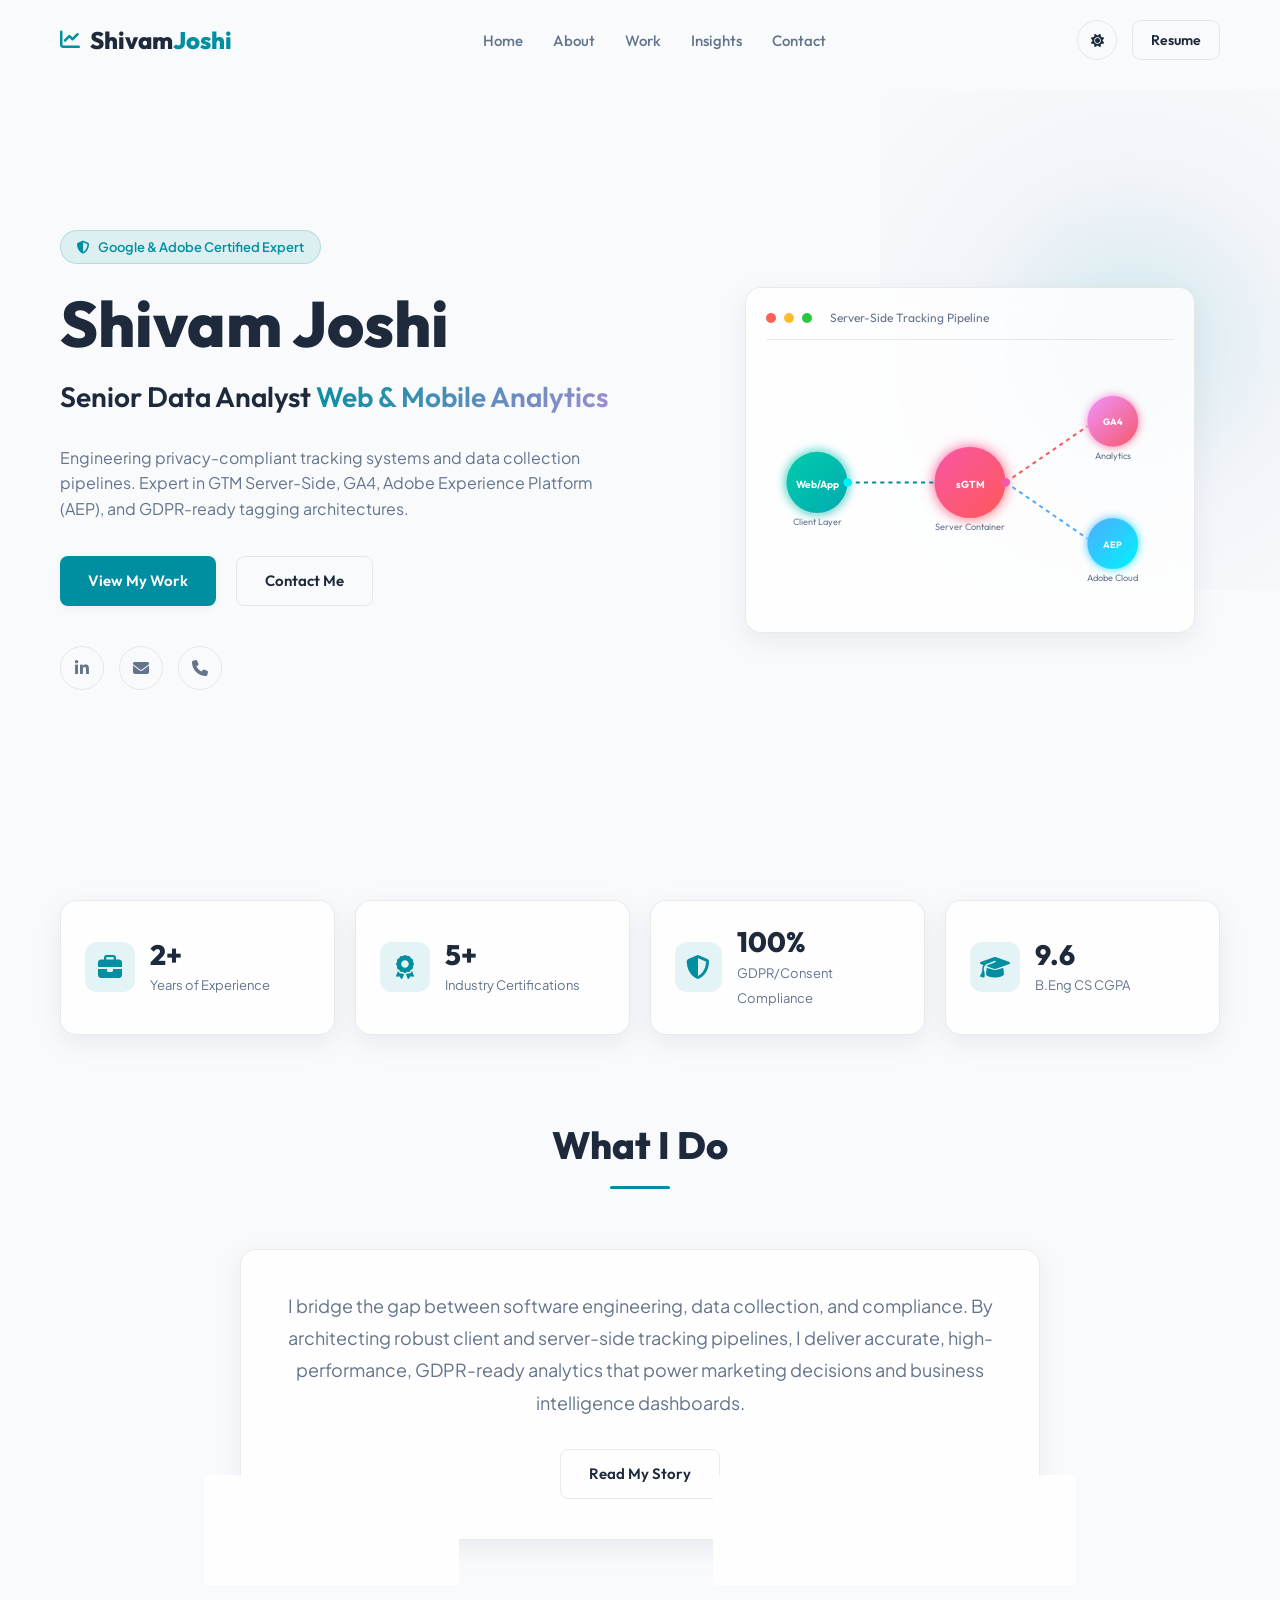
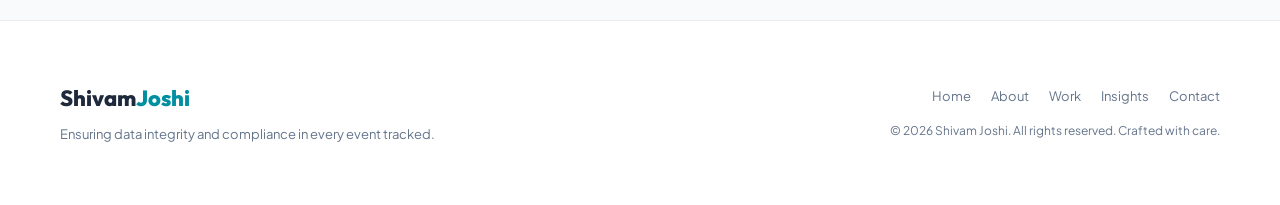
<file: index.html>
<!DOCTYPE html>
<html lang="en" data-theme="dark">
<head>
    <meta charset="UTF-8">
    <meta name="viewport" content="width=device-width, initial-scale=1.0">
    <title>Shivam Joshi | Senior Data Analyst & Web/Mobile Analytics Engineer</title>
    
    <!-- SEO Meta Tags -->
    <meta name="description" content="Google & Adobe Certified Senior Data Analyst with 2+ years of experience specializing in server-side GTM, GA4, Adobe Experience Platform (AEP), and Consent Management.">
    <meta name="keywords" content="Shivam Joshi, Data Analyst, Web Analytics, Mobile Analytics, GTM, Server-Side GTM, GA4, Adobe Analytics, Adobe Experience Platform, AEP, Consent Mode v2, OneTrust">
    <meta name="author" content="Shivam Joshi">
    
    <!-- Open Graph / Facebook -->
    <meta property="og:type" content="website">
    <meta property="og:url" content="https://linkedin.com/in/mrshivamjoshi">
    <meta property="og:title" content="Shivam Joshi | Senior Data Analyst">
    <meta property="og:description" content="Specializing in server-side tag management, privacy-compliant tracking, GA4, and Adobe Experience Platform.">
    <meta property="og:image" content="assets/images/profile.jpg">

    <!-- Twitter -->
    <meta property="twitter:card" content="summary_large_image">
    <meta property="twitter:title" content="Shivam Joshi | Senior Data Analyst">
    <meta property="twitter:description" content="Specializing in server-side tag management, privacy-compliant tracking, GA4, and Adobe Experience Platform.">
    <meta property="twitter:image" content="assets/images/profile.jpg">

    <!-- Fonts & Icons -->
    <link rel="preconnect" href="https://fonts.googleapis.com">
    <link rel="preconnect" href="https://fonts.gstatic.com" crossorigin>
    <link href="https://fonts.googleapis.com/css2?family=Outfit:wght@300;400;500;600;700;800&family=Plus+Jakarta+Sans:wght@300;400;500;600;700&display=swap" rel="stylesheet">
    <link rel="stylesheet" href="https://cdnjs.cloudflare.com/ajax/libs/font-awesome/6.4.0/css/all.min.css">
    
    <!-- Stylesheets -->
    <link rel="stylesheet" href="assets/css/global.css">
    <link rel="stylesheet" href="assets/css/home.css">
</head>
<body class="home-page">
    <!-- Navigation -->
    <header class="navbar" id="navbar">
        <div class="nav-container">
            <a href="index.html" class="nav-logo">
                <span class="logo-icon"><i class="fa-solid fa-chart-line"></i></span>
                <span class="logo-text">Shivam<span>Joshi</span></span>
            </a>
            
            <nav class="nav-menu" id="nav-menu">
                <ul class="nav-list">
                    <li><a href="index.html" class="nav-link active">Home</a></li>
                    <li><a href="about.html" class="nav-link">About</a></li>
                    <li><a href="work.html" class="nav-link">Work</a></li>
                    <li><a href="insights.html" class="nav-link">Insights</a></li>
                    <li><a href="contact.html" class="nav-link">Contact</a></li>
                </ul>
            </nav>
            
            <div class="nav-actions">
                <button class="theme-toggle" id="theme-toggle" aria-label="Toggle dark/light theme">
                    <i class="fa-solid fa-moon moon-icon"></i>
                    <i class="fa-solid fa-sun sun-icon"></i>
                </button>
                <a href="assets/resume/Shivam_Joshi_Resume.pdf" target="_blank" class="btn btn-outline btn-sm nav-cta">Resume</a>
                <button class="menu-toggle" id="menu-toggle" aria-label="Toggle navigation menu">
                    <span class="bar"></span>
                    <span class="bar"></span>
                    <span class="bar"></span>
                </button>
            </div>
        </div>
    </header>

    <main>
        <!-- Hero Section -->
        <section id="hero" class="hero-section">
            <div class="hero-bg-glow"></div>
            <div class="container hero-container">
                <div class="hero-content">
                    <div class="badge-certified">
                        <span class="badge-icon"><i class="fa-solid fa-shield-halved"></i></span>
                        <span>Google & Adobe Certified Expert</span>
                    </div>
                    <h1 class="hero-title">Shivam Joshi</h1>
                    <h2 class="hero-subtitle">
                        Senior Data Analyst 
                        <span class="text-gradient">Web & Mobile Analytics</span>
                    </h2>
                    <p class="hero-desc">
                        Engineering privacy-compliant tracking systems and data collection pipelines. 
                        Expert in GTM Server-Side, GA4, Adobe Experience Platform (AEP), and GDPR-ready tagging architectures.
                    </p>
                    <div class="hero-actions">
                        <a href="work.html" class="btn btn-primary">View My Work</a>
                        <a href="contact.html" class="btn btn-outline">Contact Me</a>
                    </div>
                    <div class="hero-socials">
                        <a href="https://linkedin.com/in/mrshivamjoshi" target="_blank" rel="noopener noreferrer" aria-label="LinkedIn Profile"><i class="fa-brands fa-linkedin-in"></i></a>
                        <a href="mailto:shivamjoshi.joshi9@gmail.com" aria-label="Send Email"><i class="fa-solid fa-envelope"></i></a>
                        <a href="tel:+918295599979" aria-label="Phone Number"><i class="fa-solid fa-phone"></i></a>
                    </div>
                </div>
                
                <div class="hero-visual">
                    <div class="visual-card glass">
                        <div class="visual-header">
                            <span class="circle red"></span>
                            <span class="circle yellow"></span>
                            <span class="circle green"></span>
                            <span class="panel-title">Server-Side Tracking Pipeline</span>
                        </div>
                        <div class="visual-body">
                            <!-- Custom SVG Data Flow Graphic -->
                            <svg class="data-flow-svg" viewBox="0 0 400 240" fill="none" xmlns="http://www.w3.org/2000/svg">
                                <!-- Nodes -->
                                <g class="node client-node" transform="translate(50, 120)">
                                    <circle r="30" fill="url(#grad-cyan)" filter="url(#glow-cyan)"/>
                                    <text y="5" text-anchor="middle" fill="#ffffff" font-weight="700" font-size="10">Web/App</text>
                                    <text y="42" text-anchor="middle" fill="var(--text-muted)" font-size="9">Client Layer</text>
                                </g>

                                <g class="node server-node" transform="translate(200, 120)">
                                    <circle r="35" fill="url(#grad-purple)" filter="url(#glow-purple)"/>
                                    <text y="5" text-anchor="middle" fill="#ffffff" font-weight="700" font-size="10">sGTM</text>
                                    <text y="47" text-anchor="middle" fill="var(--text-muted)" font-size="9">Server Container</text>
                                </g>

                                <g class="node dest-ga4-node" transform="translate(340, 60)">
                                    <circle r="25" fill="url(#grad-orange)" filter="url(#glow-orange)"/>
                                    <text y="4" text-anchor="middle" fill="#ffffff" font-weight="700" font-size="9">GA4</text>
                                    <text y="37" text-anchor="middle" fill="var(--text-muted)" font-size="9">Analytics</text>
                                </g>

                                <g class="node dest-aep-node" transform="translate(340, 180)">
                                    <circle r="25" fill="url(#grad-blue)" filter="url(#glow-blue)"/>
                                    <text y="4" text-anchor="middle" fill="#ffffff" font-weight="700" font-size="9">AEP</text>
                                    <text y="37" text-anchor="middle" fill="var(--text-muted)" font-size="9">Adobe Cloud</text>
                                </g>

                                <!-- Paths (Connections) -->
                                <path d="M 80 120 L 165 120" stroke="var(--primary)" stroke-width="2" stroke-dasharray="4,4" class="flow-line-1"/>
                                <path d="M 235 120 L 315 65" stroke="var(--accent-orange)" stroke-width="2" stroke-dasharray="4,4" class="flow-line-2"/>
                                <path d="M 235 120 L 315 175" stroke="var(--accent-blue)" stroke-width="2" stroke-dasharray="4,4" class="flow-line-3"/>

                                <!-- Moving Particles -->
                                <circle r="4" fill="#00f2fe" class="particle particle-1"/>
                                <circle r="4" fill="#a18cd1" class="particle particle-2"/>
                                <circle r="4" fill="#f857a6" class="particle particle-3"/>

                                <!-- Gradients -->
                                <defs>
                                    <linearGradient id="grad-cyan" x1="0%" y1="0%" x2="100%" y2="100%">
                                        <stop offset="0%" stop-color="#00cdac"/>
                                        <stop offset="100%" stop-color="#02aab0"/>
                                    </linearGradient>
                                    <linearGradient id="grad-purple" x1="0%" y1="0%" x2="100%" y2="100%">
                                        <stop offset="0%" stop-color="#f857a6"/>
                                        <stop offset="100%" stop-color="#ff5858"/>
                                    </linearGradient>
                                    <linearGradient id="grad-orange" x1="0%" y1="0%" x2="100%" y2="100%">
                                        <stop offset="0%" stop-color="#f093fb"/>
                                        <stop offset="100%" stop-color="#f5576c"/>
                                    </linearGradient>
                                    <linearGradient id="grad-blue" x1="0%" y1="0%" x2="100%" y2="100%">
                                        <stop offset="0%" stop-color="#4facfe"/>
                                        <stop offset="100%" stop-color="#00f2fe"/>
                                    </linearGradient>

                                    <!-- Filters -->
                                    <filter id="glow-cyan" x="-20%" y="-20%" width="140%" height="140%">
                                        <feGaussianBlur stdDeviation="5" result="blur"/>
                                        <feComposite in="SourceGraphic" in2="blur" operator="over"/>
                                    </filter>
                                    <filter id="glow-purple" x="-20%" y="-20%" width="140%" height="140%">
                                        <feGaussianBlur stdDeviation="6" result="blur"/>
                                        <feComposite in="SourceGraphic" in2="blur" operator="over"/>
                                    </filter>
                                    <filter id="glow-orange" x="-20%" y="-20%" width="140%" height="140%">
                                        <feGaussianBlur stdDeviation="4" result="blur"/>
                                        <feComposite in="SourceGraphic" in2="blur" operator="over"/>
                                    </filter>
                                    <filter id="glow-blue" x="-20%" y="-20%" width="140%" height="140%">
                                        <feGaussianBlur stdDeviation="4" result="blur"/>
                                        <feComposite in="SourceGraphic" in2="blur" operator="over"/>
                                    </filter>
                                </defs>
                            </svg>
                        </div>
                    </div>
                </div>
            </div>
        </section>

        <!-- Stats Section -->
        <section class="stats-section">
            <div class="container stats-container">
                <div class="stat-card glass scroll-reveal">
                    <div class="stat-icon"><i class="fa-solid fa-briefcase"></i></div>
                    <div class="stat-info">
                        <span class="stat-number">2+</span>
                        <span class="stat-label">Years of Experience</span>
                    </div>
                </div>
                <div class="stat-card glass scroll-reveal">
                    <div class="stat-icon"><i class="fa-solid fa-award"></i></div>
                    <div class="stat-info">
                        <span class="stat-number">5+</span>
                        <span class="stat-label">Industry Certifications</span>
                    </div>
                </div>
                <div class="stat-card glass scroll-reveal">
                    <div class="stat-icon"><i class="fa-solid fa-shield-halved"></i></div>
                    <div class="stat-info">
                        <span class="stat-number">100%</span>
                        <span class="stat-label">GDPR/Consent Compliance</span>
                    </div>
                </div>
                <div class="stat-card glass scroll-reveal">
                    <div class="stat-icon"><i class="fa-solid fa-graduation-cap"></i></div>
                    <div class="stat-info">
                        <span class="stat-number">9.6</span>
                        <span class="stat-label">B.Eng CS CGPA</span>
                    </div>
                </div>
            </div>
        </section>

        <!-- Condensed About Section -->
        <section id="about-teaser" class="about-teaser-section" style="padding-top: 40px; padding-bottom: 80px;">
            <div class="container">
                <div class="section-header text-center">
                    <h2 class="section-title">What I Do</h2>
                    <div class="section-divider"></div>
                </div>
                <div class="glass scroll-reveal" style="padding: 40px; max-width: 800px; margin: 0 auto; text-align: center;">
                    <p style="font-size: 18px; line-height: 1.8; color: var(--text-muted); margin-bottom: 30px;">
                        I bridge the gap between software engineering, data collection, and compliance. By architecting robust client and server-side tracking pipelines, I deliver accurate, high-performance, GDPR-ready analytics that power marketing decisions and business intelligence dashboards.
                    </p>
                    <a href="about.html" class="btn btn-outline">Read My Story</a>
                </div>
            </div>
        </section>
    </main>

    <!-- Footer -->
    <footer class="footer">
        <div class="container footer-container">
            <div class="footer-left">
                <a href="index.html" class="footer-logo">Shivam<span>Joshi</span></a>
                <p>Ensuring data integrity and compliance in every event tracked.</p>
            </div>
            <div class="footer-right">
                <div class="footer-links">
                    <a href="index.html">Home</a>
                    <a href="about.html">About</a>
                    <a href="work.html">Work</a>
                    <a href="insights.html">Insights</a>
                    <a href="contact.html">Contact</a>
                </div>
                <p class="copyright">&copy; <span id="current-year">2026</span> Shivam Joshi. All rights reserved. Crafted with care.</p>
            </div>
        </div>
    </footer>

    <!-- Scripts -->
    <script src="assets/js/global.js"></script>
</body>
</html>
</file>
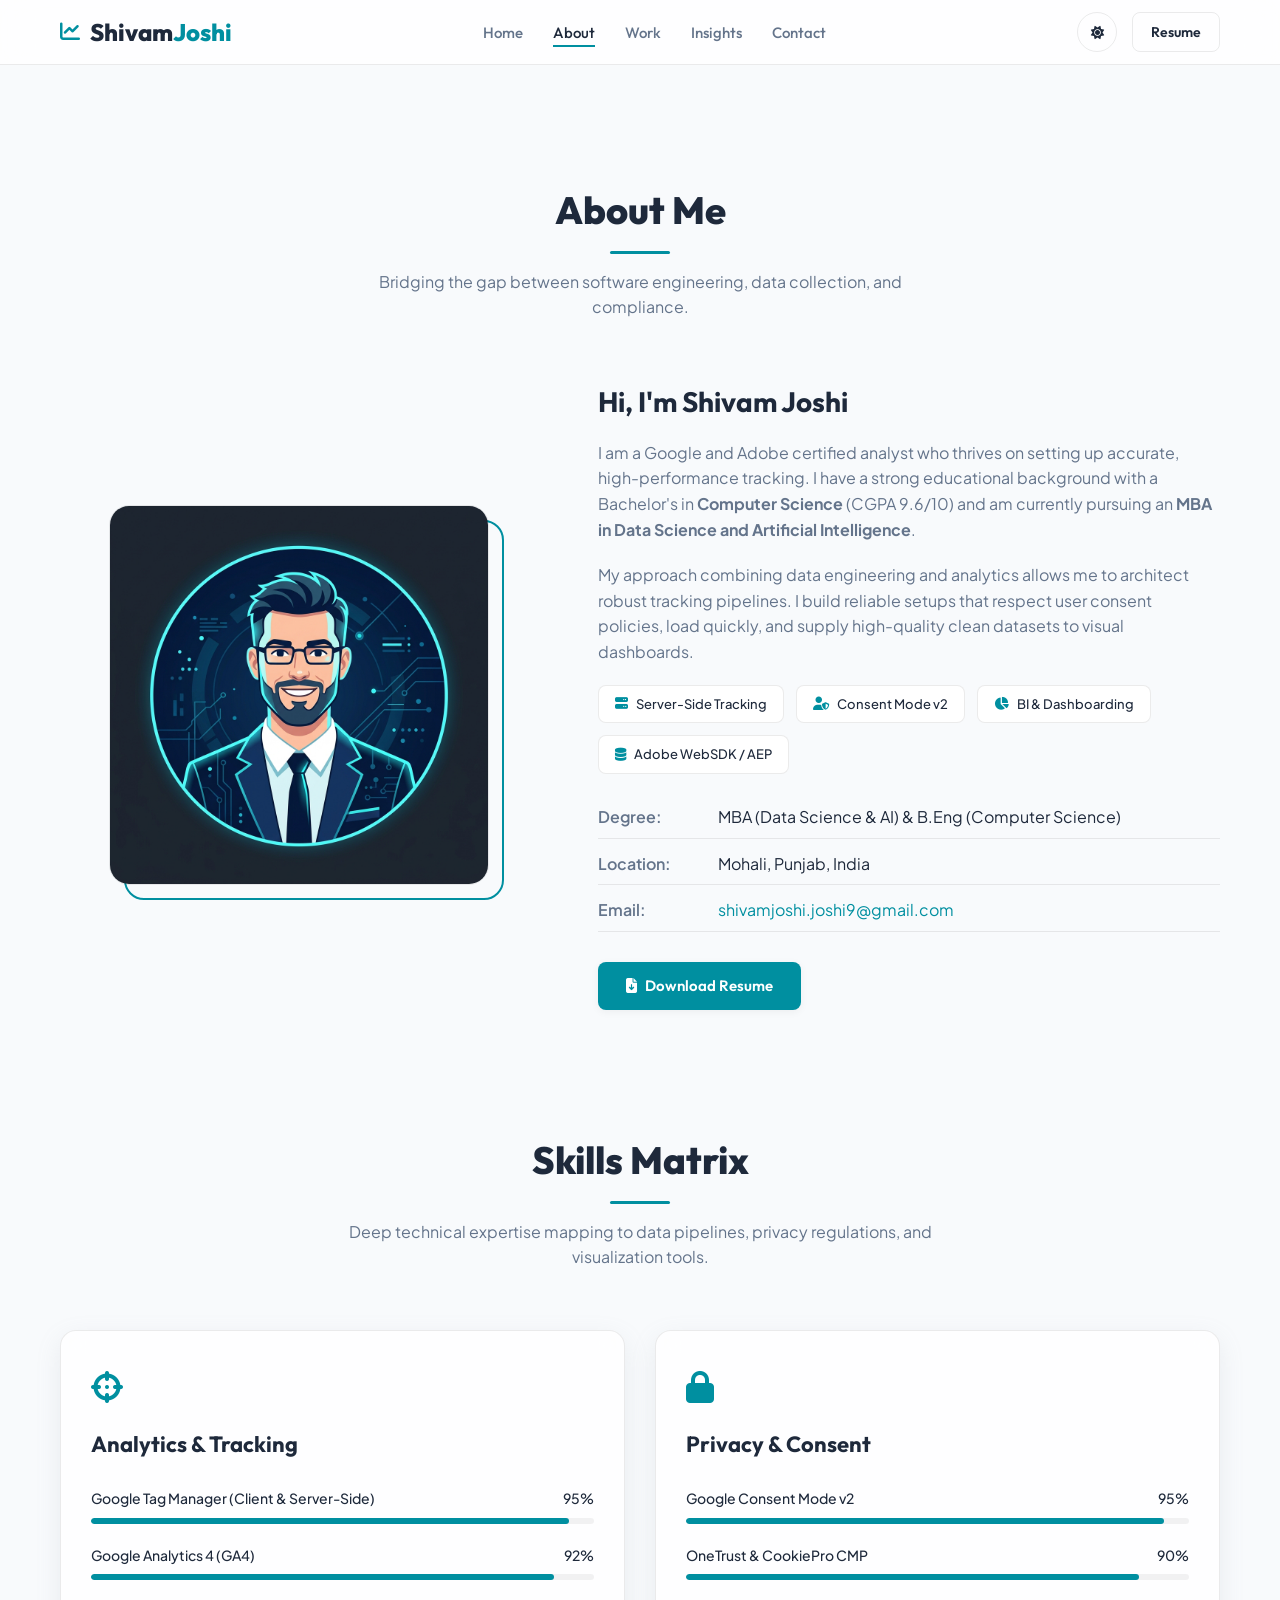
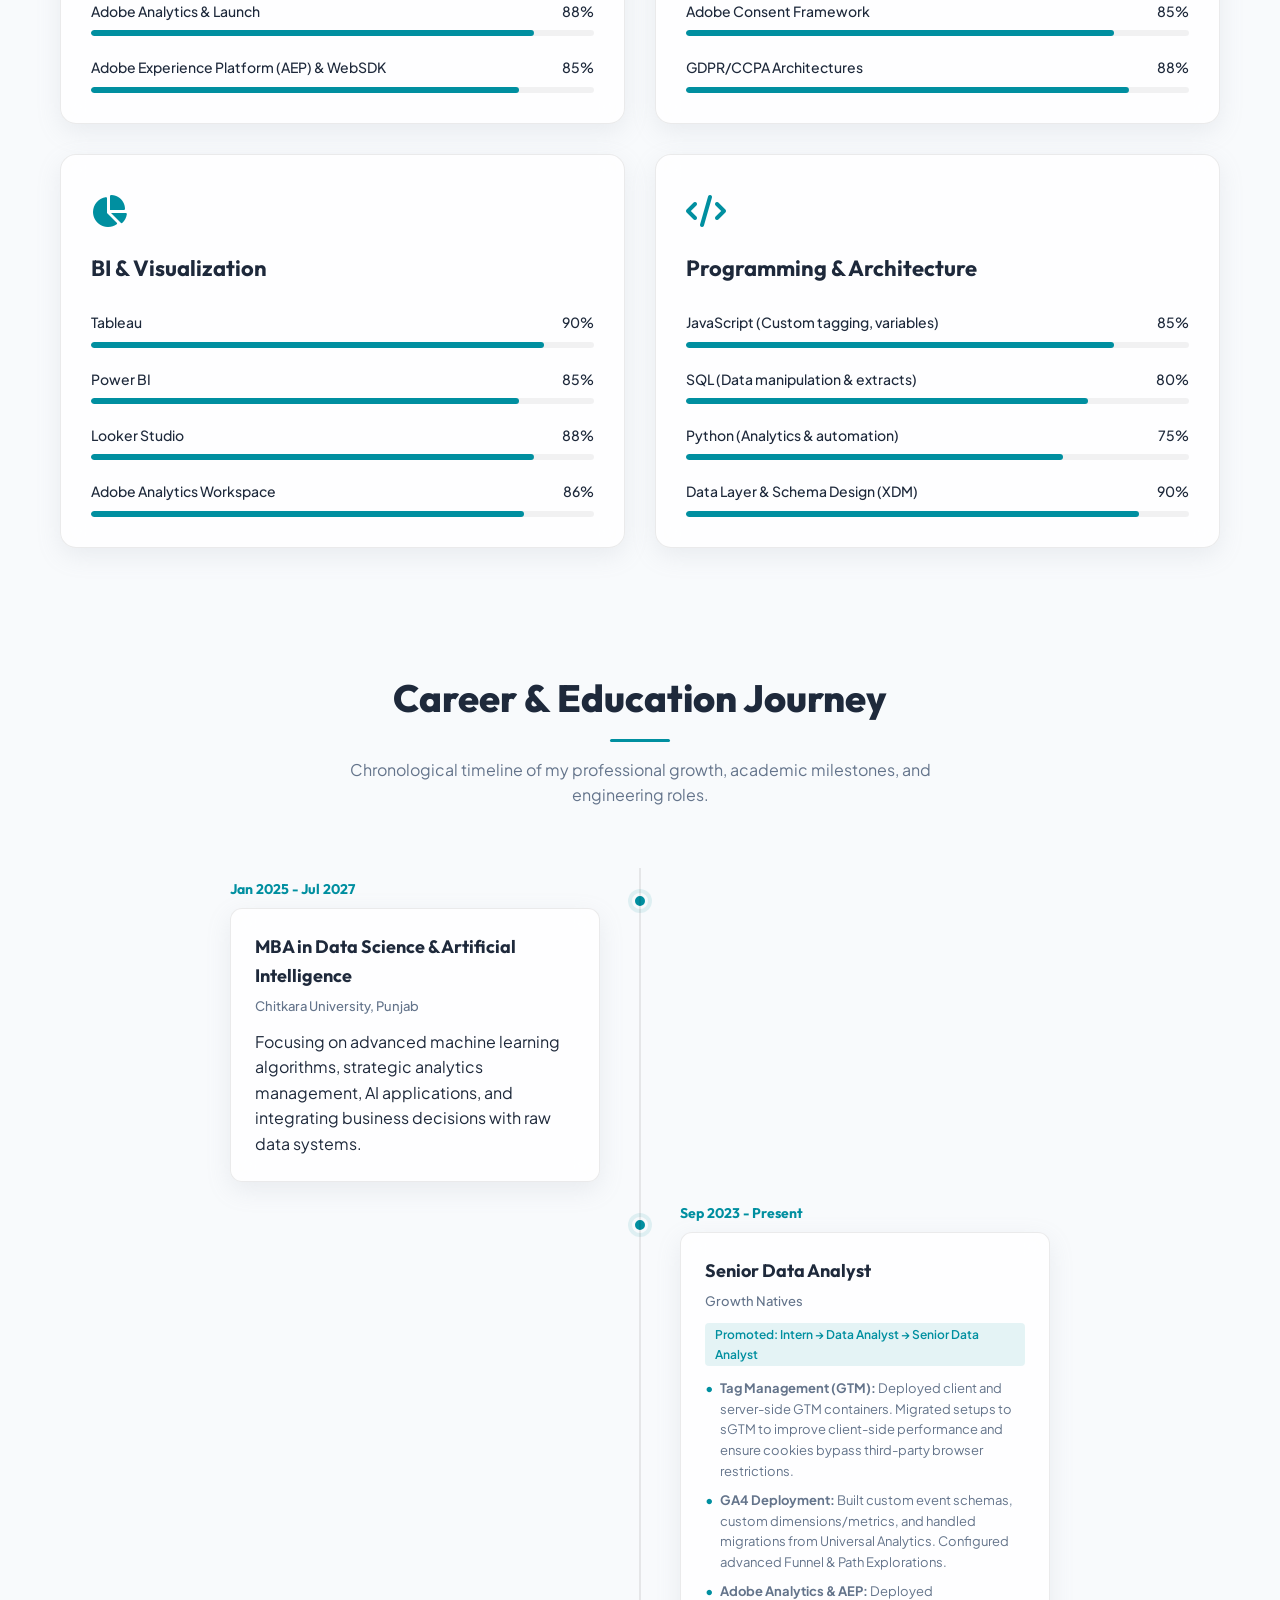
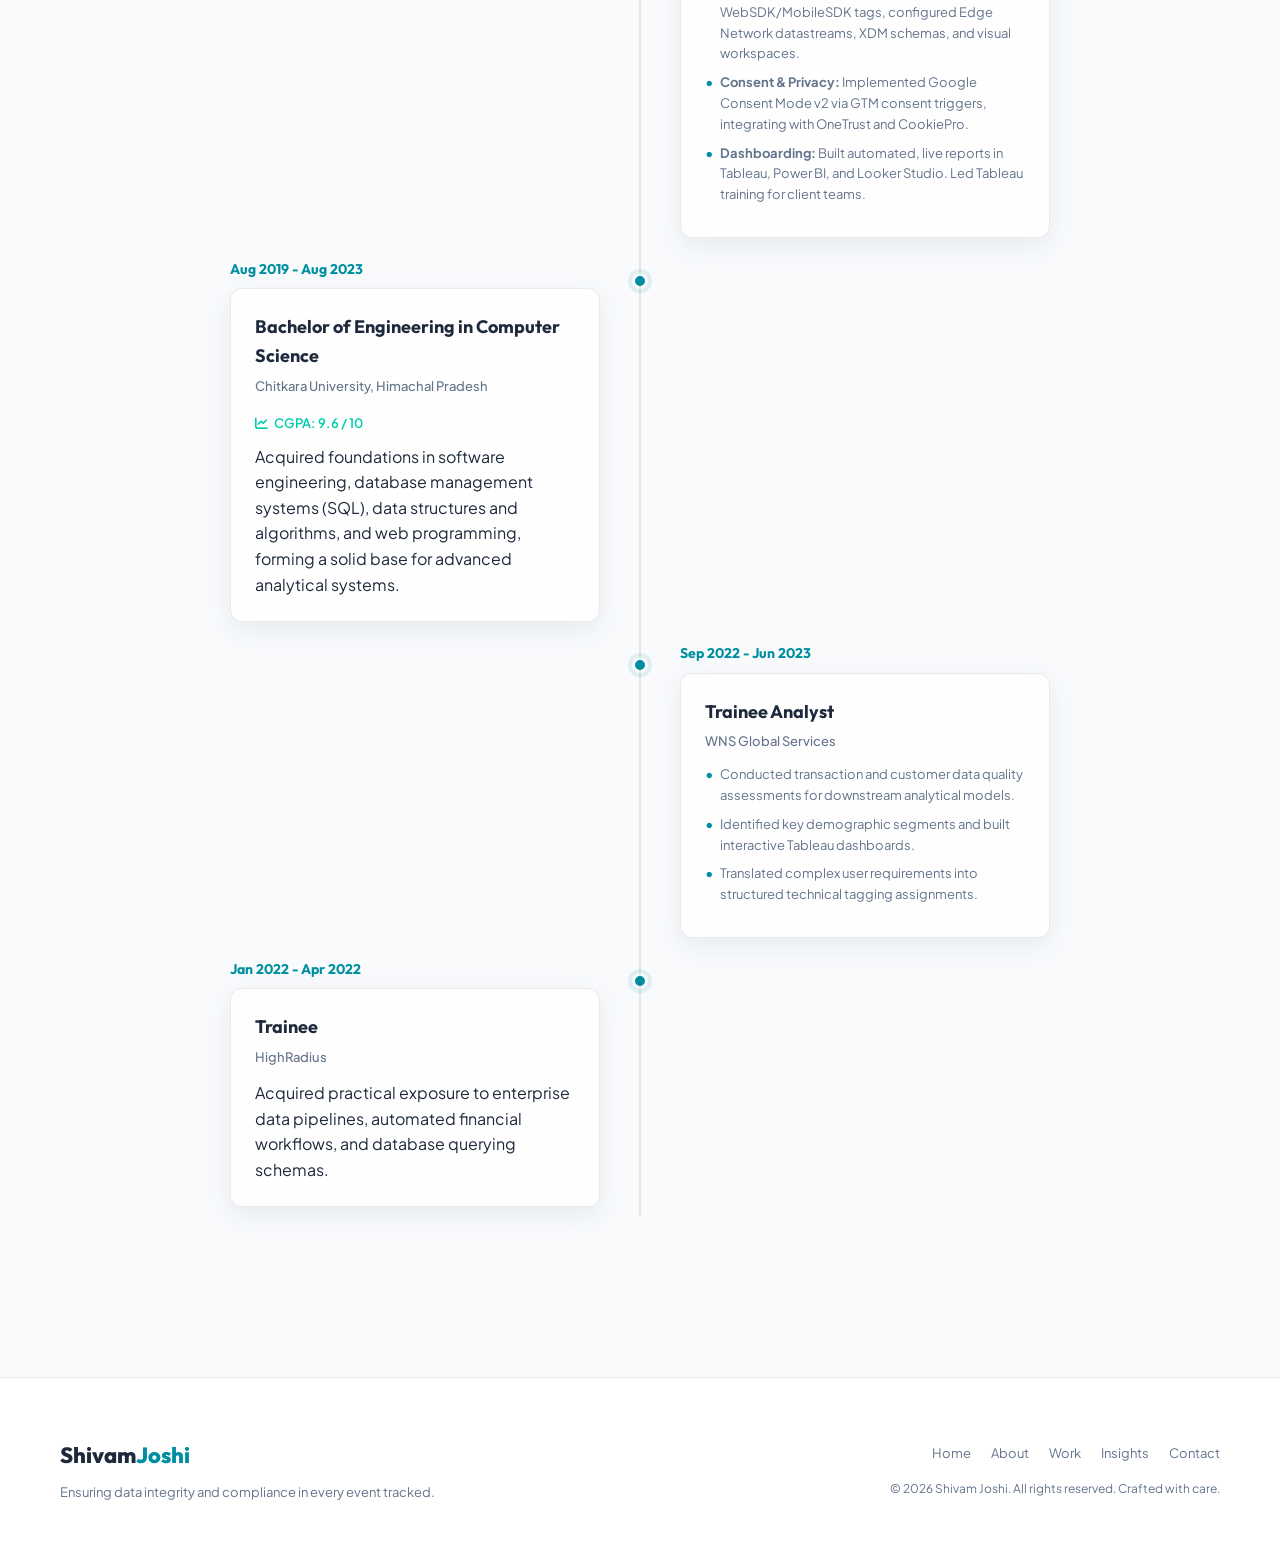
<file: about.html>
<!DOCTYPE html>
<html lang="en" data-theme="dark">
<head>
    <meta charset="UTF-8">
    <meta name="viewport" content="width=device-width, initial-scale=1.0">
    <title>About Me | Shivam Joshi</title>
    
    <!-- SEO Meta Tags -->
    <meta name="description" content="Extended professional biography, skills matrix, career, and education timeline of Shivam Joshi, Senior Data Analyst.">
    <meta name="author" content="Shivam Joshi">

    <!-- Fonts & Icons -->
    <link rel="preconnect" href="https://fonts.googleapis.com">
    <link rel="preconnect" href="https://fonts.gstatic.com" crossorigin>
    <link href="https://fonts.googleapis.com/css2?family=Outfit:wght@300;400;500;600;700;800&family=Plus+Jakarta+Sans:wght@300;400;500;600;700&display=swap" rel="stylesheet">
    <link rel="stylesheet" href="https://cdnjs.cloudflare.com/ajax/libs/font-awesome/6.4.0/css/all.min.css">
    
    <!-- Stylesheets -->
    <link rel="stylesheet" href="assets/css/global.css">
    <link rel="stylesheet" href="assets/css/about.css">
</head>
<body>
    <!-- Navigation -->
    <header class="navbar" id="navbar">
        <div class="nav-container">
            <a href="index.html" class="nav-logo">
                <span class="logo-icon"><i class="fa-solid fa-chart-line"></i></span>
                <span class="logo-text">Shivam<span>Joshi</span></span>
            </a>
            
            <nav class="nav-menu" id="nav-menu">
                <ul class="nav-list">
                    <li><a href="index.html" class="nav-link">Home</a></li>
                    <li><a href="about.html" class="nav-link active">About</a></li>
                    <li><a href="work.html" class="nav-link">Work</a></li>
                    <li><a href="insights.html" class="nav-link">Insights</a></li>
                    <li><a href="contact.html" class="nav-link">Contact</a></li>
                </ul>
            </nav>
            
            <div class="nav-actions">
                <button class="theme-toggle" id="theme-toggle" aria-label="Toggle dark/light theme">
                    <i class="fa-solid fa-moon moon-icon"></i>
                    <i class="fa-solid fa-sun sun-icon"></i>
                </button>
                <a href="assets/resume/Shivam_Joshi_Resume.pdf" target="_blank" class="btn btn-outline btn-sm nav-cta">Resume</a>
                <button class="menu-toggle" id="menu-toggle" aria-label="Toggle navigation menu">
                    <span class="bar"></span>
                    <span class="bar"></span>
                    <span class="bar"></span>
                </button>
            </div>
        </div>
    </header>

    <main style="padding-bottom: 60px;">
        <!-- About Section -->
        <section id="about" class="about-section">
            <div class="container">
                <div class="section-header text-center">
                    <h2 class="section-title">About Me</h2>
                    <div class="section-divider"></div>
                    <p class="section-subtitle">Bridging the gap between software engineering, data collection, and compliance.</p>
                </div>
                
                <div class="about-grid">
                    <div class="about-img-container scroll-reveal left">
                        <div class="about-img-wrapper">
                            <img src="assets/images/profile.jpg" alt="Shivam Joshi" class="about-img">
                            <div class="img-border-decor"></div>
                        </div>
                    </div>
                    
                    <div class="about-details scroll-reveal right">
                        <h3>Hi, I'm Shivam Joshi</h3>
                        <p>
                            I am a Google and Adobe certified analyst who thrives on setting up accurate, high-performance tracking. I have a strong educational background with a Bachelor's in <strong>Computer Science</strong> (CGPA 9.6/10) and am currently pursuing an <strong>MBA in Data Science and Artificial Intelligence</strong>.
                        </p>
                        <p>
                            My approach combining data engineering and analytics allows me to architect robust tracking pipelines. I build reliable setups that respect user consent policies, load quickly, and supply high-quality clean datasets to visual dashboards.
                        </p>
                        <div class="about-badges">
                            <div class="about-badge-item">
                                <i class="fa-solid fa-server"></i>
                                <span>Server-Side Tracking</span>
                            </div>
                            <div class="about-badge-item">
                                <i class="fa-solid fa-user-shield"></i>
                                <span>Consent Mode v2</span>
                            </div>
                            <div class="about-badge-item">
                                <i class="fa-solid fa-chart-pie"></i>
                                <span>BI & Dashboarding</span>
                            </div>
                            <div class="about-badge-item">
                                <i class="fa-solid fa-database"></i>
                                <span>Adobe WebSDK / AEP</span>
                            </div>
                        </div>
                        <div class="about-info-list" style="margin-bottom: 30px;">
                            <div class="info-item">
                                <span class="info-label">Degree:</span>
                                <span class="info-value">MBA (Data Science & AI) & B.Eng (Computer Science)</span>
                            </div>
                            <div class="info-item">
                                <span class="info-label">Location:</span>
                                <span class="info-value">Mohali, Punjab, India</span>
                            </div>
                            <div class="info-item">
                                <span class="info-label">Email:</span>
                                <span class="info-value"><a href="mailto:shivamjoshi.joshi9@gmail.com">shivamjoshi.joshi9@gmail.com</a></span>
                            </div>
                        </div>
                        <a href="assets/resume/Shivam_Joshi_Resume.pdf" target="_blank" class="btn btn-primary"><i class="fa-solid fa-file-arrow-down" style="margin-right: 8px;"></i> Download Resume</a>
                    </div>
                </div>
            </div>
        </section>

        <!-- Skills Matrix Section -->
        <section id="skills" class="skills-section" style="padding-top: 20px;">
            <div class="container">
                <div class="section-header text-center">
                    <h2 class="section-title">Skills Matrix</h2>
                    <div class="section-divider"></div>
                    <p class="section-subtitle">Deep technical expertise mapping to data pipelines, privacy regulations, and visualization tools.</p>
                </div>
                
                <div class="skills-grid">
                    <!-- Column 1: Analytics & Tracking -->
                    <div class="skills-card glass scroll-reveal">
                        <div class="skills-card-icon"><i class="fa-solid fa-crosshairs"></i></div>
                        <h3>Analytics & Tracking</h3>
                        <ul class="skills-list">
                            <li>
                                <div class="skill-name-percent"><span>Google Tag Manager (Client & Server-Side)</span><span>95%</span></div>
                                <div class="skill-progress-bar"><div class="skill-progress" style="width: 95%"></div></div>
                            </li>
                            <li>
                                <div class="skill-name-percent"><span>Google Analytics 4 (GA4)</span><span>92%</span></div>
                                <div class="skill-progress-bar"><div class="skill-progress" style="width: 92%"></div></div>
                            </li>
                            <li>
                                <div class="skill-name-percent"><span>Adobe Analytics & Launch</span><span>88%</span></div>
                                <div class="skill-progress-bar"><div class="skill-progress" style="width: 88%"></div></div>
                            </li>
                            <li>
                                <div class="skill-name-percent"><span>Adobe Experience Platform (AEP) & WebSDK</span><span>85%</span></div>
                                <div class="skill-progress-bar"><div class="skill-progress" style="width: 85%"></div></div>
                            </li>
                        </ul>
                    </div>

                    <!-- Column 2: Privacy & Consent -->
                    <div class="skills-card glass scroll-reveal">
                        <div class="skills-card-icon"><i class="fa-solid fa-lock"></i></div>
                        <h3>Privacy & Consent</h3>
                        <ul class="skills-list">
                            <li>
                                <div class="skill-name-percent"><span>Google Consent Mode v2</span><span>95%</span></div>
                                <div class="skill-progress-bar"><div class="skill-progress" style="width: 95%"></div></div>
                            </li>
                            <li>
                                <div class="skill-name-percent"><span>OneTrust & CookiePro CMP</span><span>90%</span></div>
                                <div class="skill-progress-bar"><div class="skill-progress" style="width: 90%"></div></div>
                            </li>
                            <li>
                                <div class="skill-name-percent"><span>Adobe Consent Framework</span><span>85%</span></div>
                                <div class="skill-progress-bar"><div class="skill-progress" style="width: 85%"></div></div>
                            </li>
                            <li>
                                <div class="skill-name-percent"><span>GDPR/CCPA Architectures</span><span>88%</span></div>
                                <div class="skill-progress-bar"><div class="skill-progress" style="width: 88%"></div></div>
                            </li>
                        </ul>
                    </div>

                    <!-- Column 3: Data & Visualization -->
                    <div class="skills-card glass scroll-reveal">
                        <div class="skills-card-icon"><i class="fa-solid fa-chart-pie"></i></div>
                        <h3>BI & Visualization</h3>
                        <ul class="skills-list">
                            <li>
                                <div class="skill-name-percent"><span>Tableau</span><span>90%</span></div>
                                <div class="skill-progress-bar"><div class="skill-progress" style="width: 90%"></div></div>
                            </li>
                            <li>
                                <div class="skill-name-percent"><span>Power BI</span><span>85%</span></div>
                                <div class="skill-progress-bar"><div class="skill-progress" style="width: 85%"></div></div>
                            </li>
                            <li>
                                <div class="skill-name-percent"><span>Looker Studio</span><span>88%</span></div>
                                <div class="skill-progress-bar"><div class="skill-progress" style="width: 88%"></div></div>
                            </li>
                            <li>
                                <div class="skill-name-percent"><span>Adobe Analytics Workspace</span><span>86%</span></div>
                                <div class="skill-progress-bar"><div class="skill-progress" style="width: 86%"></div></div>
                            </li>
                        </ul>
                    </div>

                    <!-- Column 4: Programming & Dev -->
                    <div class="skills-card glass scroll-reveal">
                        <div class="skills-card-icon"><i class="fa-solid fa-code"></i></div>
                        <h3>Programming & Architecture</h3>
                        <ul class="skills-list">
                            <li>
                                <div class="skill-name-percent"><span>JavaScript (Custom tagging, variables)</span><span>85%</span></div>
                                <div class="skill-progress-bar"><div class="skill-progress" style="width: 85%"></div></div>
                            </li>
                            <li>
                                <div class="skill-name-percent"><span>SQL (Data manipulation & extracts)</span><span>80%</span></div>
                                <div class="skill-progress-bar"><div class="skill-progress" style="width: 80%"></div></div>
                            </li>
                            <li>
                                <div class="skill-name-percent"><span>Python (Analytics & automation)</span><span>75%</span></div>
                                <div class="skill-progress-bar"><div class="skill-progress" style="width: 75%"></div></div>
                            </li>
                            <li>
                                <div class="skill-name-percent"><span>Data Layer & Schema Design (XDM)</span><span>90%</span></div>
                                <div class="skill-progress-bar"><div class="skill-progress" style="width: 90%"></div></div>
                            </li>
                        </ul>
                    </div>
                </div>
            </div>
        </section>

        <!-- Experience & Education Section -->
        <section id="experience" class="experience-section" style="padding-top: 20px;">
            <div class="container">
                <div class="section-header text-center">
                    <h2 class="section-title">Career & Education Journey</h2>
                    <div class="section-divider"></div>
                    <p class="section-subtitle">Chronological timeline of my professional growth, academic milestones, and engineering roles.</p>
                </div>
                
                <div class="timeline">
                    <!-- Timeline Item 1 -->
                    <div class="timeline-item left scroll-reveal">
                        <div class="timeline-dot"></div>
                        <div class="timeline-date">Jan 2025 - Jul 2027</div>
                        <div class="timeline-content glass">
                            <h3>MBA in Data Science & Artificial Intelligence</h3>
                            <span class="timeline-institution">Chitkara University, Punjab</span>
                            <p>Focusing on advanced machine learning algorithms, strategic analytics management, AI applications, and integrating business decisions with raw data systems.</p>
                        </div>
                    </div>

                    <!-- Timeline Item 2 -->
                    <div class="timeline-item right scroll-reveal">
                        <div class="timeline-dot"></div>
                        <div class="timeline-date">Sep 2023 - Present</div>
                        <div class="timeline-content glass">
                            <h3>Senior Data Analyst</h3>
                            <span class="timeline-institution">Growth Natives</span>
                            <span class="timeline-progression">Promoted: Intern &rarr; Data Analyst &rarr; Senior Data Analyst</span>
                            <div class="timeline-details">
                                <ul>
                                    <li><strong>Tag Management (GTM):</strong> Deployed client and server-side GTM containers. Migrated setups to sGTM to improve client-side performance and ensure cookies bypass third-party browser restrictions.</li>
                                    <li><strong>GA4 Deployment:</strong> Built custom event schemas, custom dimensions/metrics, and handled migrations from Universal Analytics. Configured advanced Funnel & Path Explorations.</li>
                                    <li><strong>Adobe Analytics & AEP:</strong> Deployed WebSDK/MobileSDK tags, configured Edge Network datastreams, XDM schemas, and visual workspaces.</li>
                                    <li><strong>Consent & Privacy:</strong> Implemented Google Consent Mode v2 via GTM consent triggers, integrating with OneTrust and CookiePro.</li>
                                    <li><strong>Dashboarding:</strong> Built automated, live reports in Tableau, Power BI, and Looker Studio. Led Tableau training for client teams.</li>
                                </ul>
                            </div>
                        </div>
                    </div>

                    <!-- Timeline Item 3 -->
                    <div class="timeline-item left scroll-reveal">
                        <div class="timeline-dot"></div>
                        <div class="timeline-date">Aug 2019 - Aug 2023</div>
                        <div class="timeline-content glass">
                            <h3>Bachelor of Engineering in Computer Science</h3>
                            <span class="timeline-institution">Chitkara University, Himachal Pradesh</span>
                            <span class="timeline-metric"><i class="fa-solid fa-chart-line"></i> CGPA: 9.6 / 10</span>
                            <p>Acquired foundations in software engineering, database management systems (SQL), data structures and algorithms, and web programming, forming a solid base for advanced analytical systems.</p>
                        </div>
                    </div>

                    <!-- Timeline Item 4 -->
                    <div class="timeline-item right scroll-reveal">
                        <div class="timeline-dot"></div>
                        <div class="timeline-date">Sep 2022 - Jun 2023</div>
                        <div class="timeline-content glass">
                            <h3>Trainee Analyst</h3>
                            <span class="timeline-institution">WNS Global Services</span>
                            <div class="timeline-details">
                                <ul>
                                    <li>Conducted transaction and customer data quality assessments for downstream analytical models.</li>
                                    <li>Identified key demographic segments and built interactive Tableau dashboards.</li>
                                    <li>Translated complex user requirements into structured technical tagging assignments.</li>
                                </ul>
                            </div>
                        </div>
                    </div>

                    <!-- Timeline Item 5 -->
                    <div class="timeline-item left scroll-reveal">
                        <div class="timeline-dot"></div>
                        <div class="timeline-date">Jan 2022 - Apr 2022</div>
                        <div class="timeline-content glass">
                            <h3>Trainee</h3>
                            <span class="timeline-institution">HighRadius</span>
                            <p>Acquired practical exposure to enterprise data pipelines, automated financial workflows, and database querying schemas.</p>
                        </div>
                    </div>
                </div>
            </div>
        </section>
    </main>

    <!-- Footer -->
    <footer class="footer">
        <div class="container footer-container">
            <div class="footer-left">
                <a href="index.html" class="footer-logo">Shivam<span>Joshi</span></a>
                <p>Ensuring data integrity and compliance in every event tracked.</p>
            </div>
            <div class="footer-right">
                <div class="footer-links">
                    <a href="index.html">Home</a>
                    <a href="about.html">About</a>
                    <a href="work.html">Work</a>
                    <a href="insights.html">Insights</a>
                    <a href="contact.html">Contact</a>
                </div>
                <p class="copyright">&copy; <span id="current-year">2026</span> Shivam Joshi. All rights reserved. Crafted with care.</p>
            </div>
        </div>
    </footer>

    <!-- Scripts -->
    <script src="assets/js/global.js"></script>
</body>
</html>
</file>
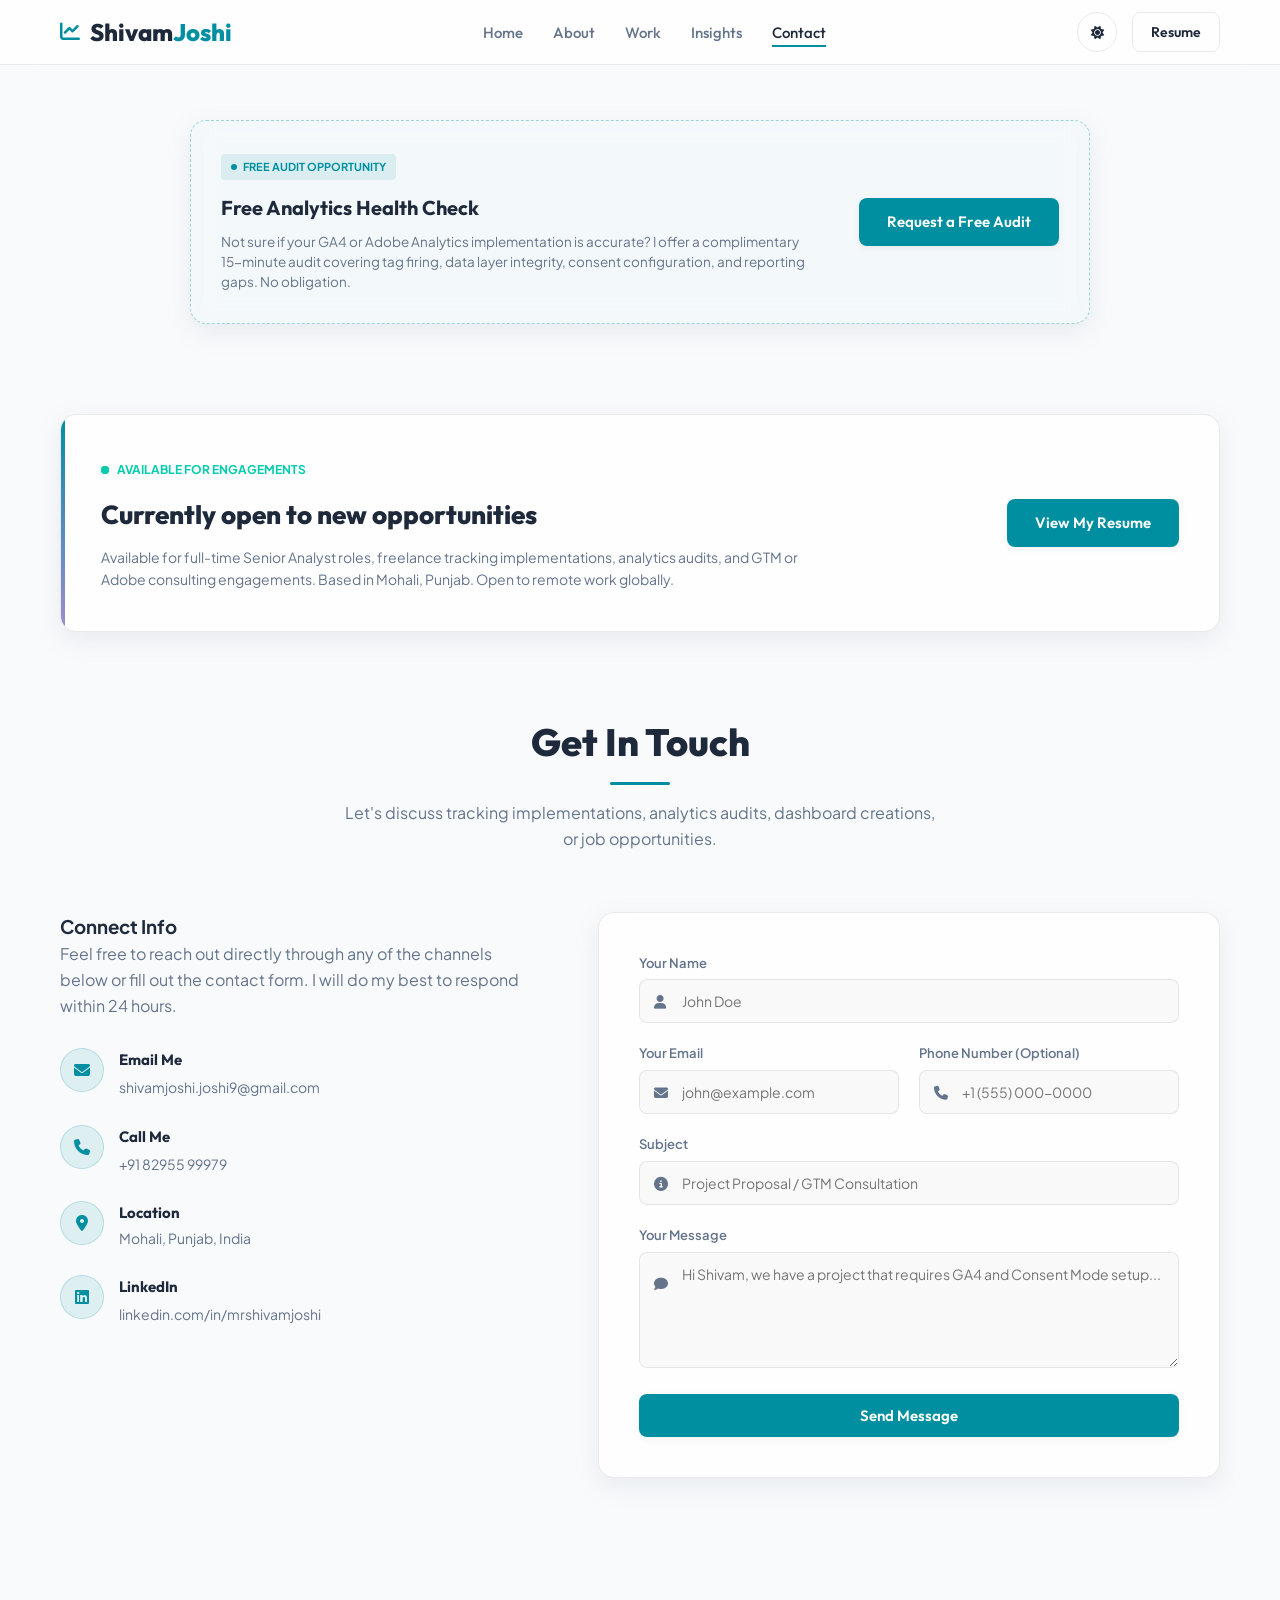
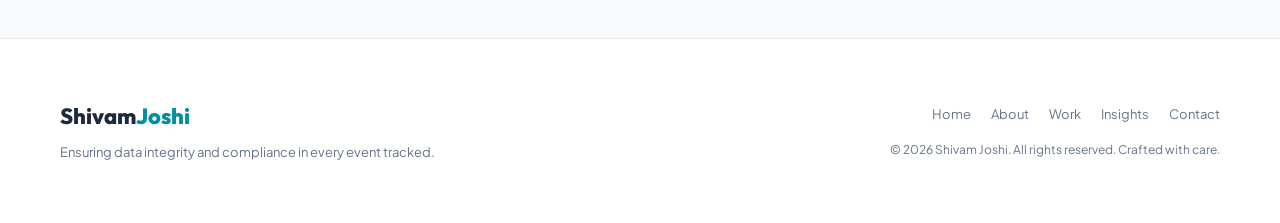
<file: contact.html>
<!DOCTYPE html>
<html lang="en" data-theme="dark">
<head>
    <meta charset="UTF-8">
    <meta name="viewport" content="width=device-width, initial-scale=1.0">
    <title>Contact Me | Shivam Joshi</title>
    
    <!-- SEO Meta Tags -->
    <meta name="description" content="Get in touch with Shivam Joshi for analytics consulting, GA4 setups, sGTM migrations, or a free 15-minute audit.">
    <meta name="author" content="Shivam Joshi">

    <!-- Fonts & Icons -->
    <link rel="preconnect" href="https://fonts.googleapis.com">
    <link rel="preconnect" href="https://fonts.gstatic.com" crossorigin>
    <link href="https://fonts.googleapis.com/css2?family=Outfit:wght@300;400;500;600;700;800&family=Plus+Jakarta+Sans:wght@300;400;500;600;700&display=swap" rel="stylesheet">
    <link rel="stylesheet" href="https://cdnjs.cloudflare.com/ajax/libs/font-awesome/6.4.0/css/all.min.css">
    
    <!-- Stylesheets -->
    <link rel="stylesheet" href="assets/css/global.css">
    <link rel="stylesheet" href="assets/css/contact.css">
</head>
<body>
    <!-- Navigation -->
    <header class="navbar" id="navbar">
        <div class="nav-container">
            <a href="index.html" class="nav-logo">
                <span class="logo-icon"><i class="fa-solid fa-chart-line"></i></span>
                <span class="logo-text">Shivam<span>Joshi</span></span>
            </a>
            
            <nav class="nav-menu" id="nav-menu">
                <ul class="nav-list">
                    <li><a href="index.html" class="nav-link">Home</a></li>
                    <li><a href="about.html" class="nav-link">About</a></li>
                    <li><a href="work.html" class="nav-link">Work</a></li>
                    <li><a href="insights.html" class="nav-link">Insights</a></li>
                    <li><a href="contact.html" class="nav-link active">Contact</a></li>
                </ul>
            </nav>
            
            <div class="nav-actions">
                <button class="theme-toggle" id="theme-toggle" aria-label="Toggle dark/light theme">
                    <i class="fa-solid fa-moon moon-icon"></i>
                    <i class="fa-solid fa-sun sun-icon"></i>
                </button>
                <a href="assets/resume/Shivam_Joshi_Resume.pdf" target="_blank" class="btn btn-outline btn-sm nav-cta">Resume</a>
                <button class="menu-toggle" id="menu-toggle" aria-label="Toggle navigation menu">
                    <span class="bar"></span>
                    <span class="bar"></span>
                    <span class="bar"></span>
                </button>
            </div>
        </div>
    </header>

    <main style="padding-bottom: 60px;">
        <!-- Free Audit Callout Box -->
        <section style="padding-top: 40px; padding-bottom: 20px;">
            <div class="container">
                <div class="audit-callout-box glass scroll-reveal">
                    <div class="audit-content">
                        <div class="audit-badge"><span class="badge-dot"></span> Free Audit Opportunity</div>
                        <h3>Free Analytics Health Check</h3>
                        <p>Not sure if your GA4 or Adobe Analytics implementation is accurate? I offer a complimentary 15-minute audit covering tag firing, data layer integrity, consent configuration, and reporting gaps. No obligation.</p>
                    </div>
                    <a href="#contact-form" class="btn btn-primary audit-cta-btn" id="audit-cta-btn">Request a Free Audit</a>
                </div>
            </div>
        </section>

        <!-- Open To / Availability Banner -->
        <section id="availability-banner" class="availability-section">
            <div class="container">
                <div class="availability-card glass scroll-reveal">
                    <div class="availability-content">
                        <span class="availability-status-pulse"><span class="pulse-ring"></span>Available for Engagements</span>
                        <h2>Currently open to new opportunities</h2>
                        <p>Available for full-time Senior Analyst roles, freelance tracking implementations, analytics audits, and GTM or Adobe consulting engagements. Based in Mohali, Punjab. Open to remote work globally.</p>
                    </div>
                    <div class="availability-action">
                        <a href="assets/resume/Shivam_Joshi_Resume.pdf" target="_blank" class="btn btn-primary">View My Resume</a>
                    </div>
                </div>
            </div>
        </section>

        <!-- Contact Section -->
        <section id="contact" class="contact-section" style="padding-top: 20px;">
            <div class="container">
                <div class="section-header text-center">
                    <h2 class="section-title">Get In Touch</h2>
                    <div class="section-divider"></div>
                    <p class="section-subtitle">Let's discuss tracking implementations, analytics audits, dashboard creations, or job opportunities.</p>
                </div>
                
                <div class="contact-grid">
                    <div class="contact-info scroll-reveal left">
                        <h3>Connect Info</h3>
                        <p class="contact-intro">Feel free to reach out directly through any of the channels below or fill out the contact form. I will do my best to respond within 24 hours.</p>
                        
                        <div class="contact-details-list">
                            <div class="contact-detail-item">
                                <div class="detail-icon"><i class="fa-solid fa-envelope"></i></div>
                                <div class="detail-text">
                                    <h4>Email Me</h4>
                                    <a href="mailto:shivamjoshi.joshi9@gmail.com">shivamjoshi.joshi9@gmail.com</a>
                                </div>
                            </div>

                            <div class="contact-detail-item">
                                <div class="detail-icon"><i class="fa-solid fa-phone"></i></div>
                                <div class="detail-text">
                                    <h4>Call Me</h4>
                                    <a href="tel:+918295599979">+91 82955 99979</a>
                                </div>
                            </div>

                            <div class="contact-detail-item">
                                <div class="detail-icon"><i class="fa-solid fa-location-dot"></i></div>
                                <div class="detail-text">
                                    <h4>Location</h4>
                                    <p>Mohali, Punjab, India</p>
                                </div>
                            </div>

                            <div class="contact-detail-item">
                                <div class="detail-icon"><i class="fa-brands fa-linkedin"></i></div>
                                <div class="detail-text">
                                    <h4>LinkedIn</h4>
                                    <a href="https://linkedin.com/in/mrshivamjoshi" target="_blank" rel="noopener noreferrer">linkedin.com/in/mrshivamjoshi</a>
                                </div>
                            </div>
                        </div>
                    </div>
                    
                    <div class="contact-form-wrapper glass scroll-reveal right">
                        <form id="contact-form" class="contact-form" autocomplete="on">
                            <div class="form-group">
                                <label for="name">Your Name</label>
                                <div class="input-wrapper">
                                    <span class="input-icon"><i class="fa-solid fa-user"></i></span>
                                    <input type="text" id="name" name="name" required placeholder="John Doe">
                                </div>
                            </div>
                            
                            <div class="form-row">
                                <div class="form-group">
                                    <label for="email">Your Email</label>
                                    <div class="input-wrapper">
                                        <span class="input-icon"><i class="fa-solid fa-envelope"></i></span>
                                        <input type="email" id="email" name="email" required placeholder="john@example.com">
                                    </div>
                                </div>
                                <div class="form-group">
                                    <label for="phone">Phone Number (Optional)</label>
                                    <div class="input-wrapper">
                                        <span class="input-icon"><i class="fa-solid fa-phone"></i></span>
                                        <input type="tel" id="phone" name="phone" placeholder="+1 (555) 000-0000">
                                    </div>
                                </div>
                            </div>

                            <div class="form-group">
                                <label for="subject">Subject</label>
                                <div class="input-wrapper">
                                    <span class="input-icon"><i class="fa-solid fa-circle-info"></i></span>
                                    <input type="text" id="subject" name="subject" required placeholder="Project Proposal / GTM Consultation">
                                </div>
                            </div>

                            <div class="form-group">
                                <label for="message">Your Message</label>
                                <div class="input-wrapper">
                                    <span class="input-icon textarea-icon"><i class="fa-solid fa-comment"></i></span>
                                    <textarea id="message" name="message" required rows="5" placeholder="Hi Shivam, we have a project that requires GA4 and Consent Mode setup..."></textarea>
                                </div>
                            </div>
                            
                            <button type="submit" class="btn btn-primary btn-block form-submit-btn">
                                <span class="submit-text">Send Message</span>
                                <span class="loading-spinner"><i class="fa-solid fa-spinner fa-spin"></i> Sending...</span>
                            </button>
                        </form>
                    </div>
                </div>
            </div>
        </section>
    </main>

    <!-- Footer -->
    <footer class="footer">
        <div class="container footer-container">
            <div class="footer-left">
                <a href="index.html" class="footer-logo">Shivam<span>Joshi</span></a>
                <p>Ensuring data integrity and compliance in every event tracked.</p>
            </div>
            <div class="footer-right">
                <div class="footer-links">
                    <a href="index.html">Home</a>
                    <a href="about.html">About</a>
                    <a href="work.html">Work</a>
                    <a href="insights.html">Insights</a>
                    <a href="contact.html">Contact</a>
                </div>
                <p class="copyright">&copy; <span id="current-year">2026</span> Shivam Joshi. All rights reserved. Crafted with care.</p>
            </div>
        </div>
    </footer>

    <!-- Success Modal -->
    <div class="modal" id="success-modal">
        <div class="modal-content glass">
            <button class="modal-close" id="modal-close" aria-label="Close modal">&times;</button>
            <div class="modal-icon"><i class="fa-solid fa-circle-check"></i></div>
            <h2>Message Sent!</h2>
            <p>Thank you for reaching out. I'll get back to you shortly.</p>
            <button class="btn btn-primary" id="modal-btn-close">Close</button>
        </div>
    </div>

    <!-- Scripts -->
    <script src="assets/js/global.js"></script>
</body>
</html>
</file>
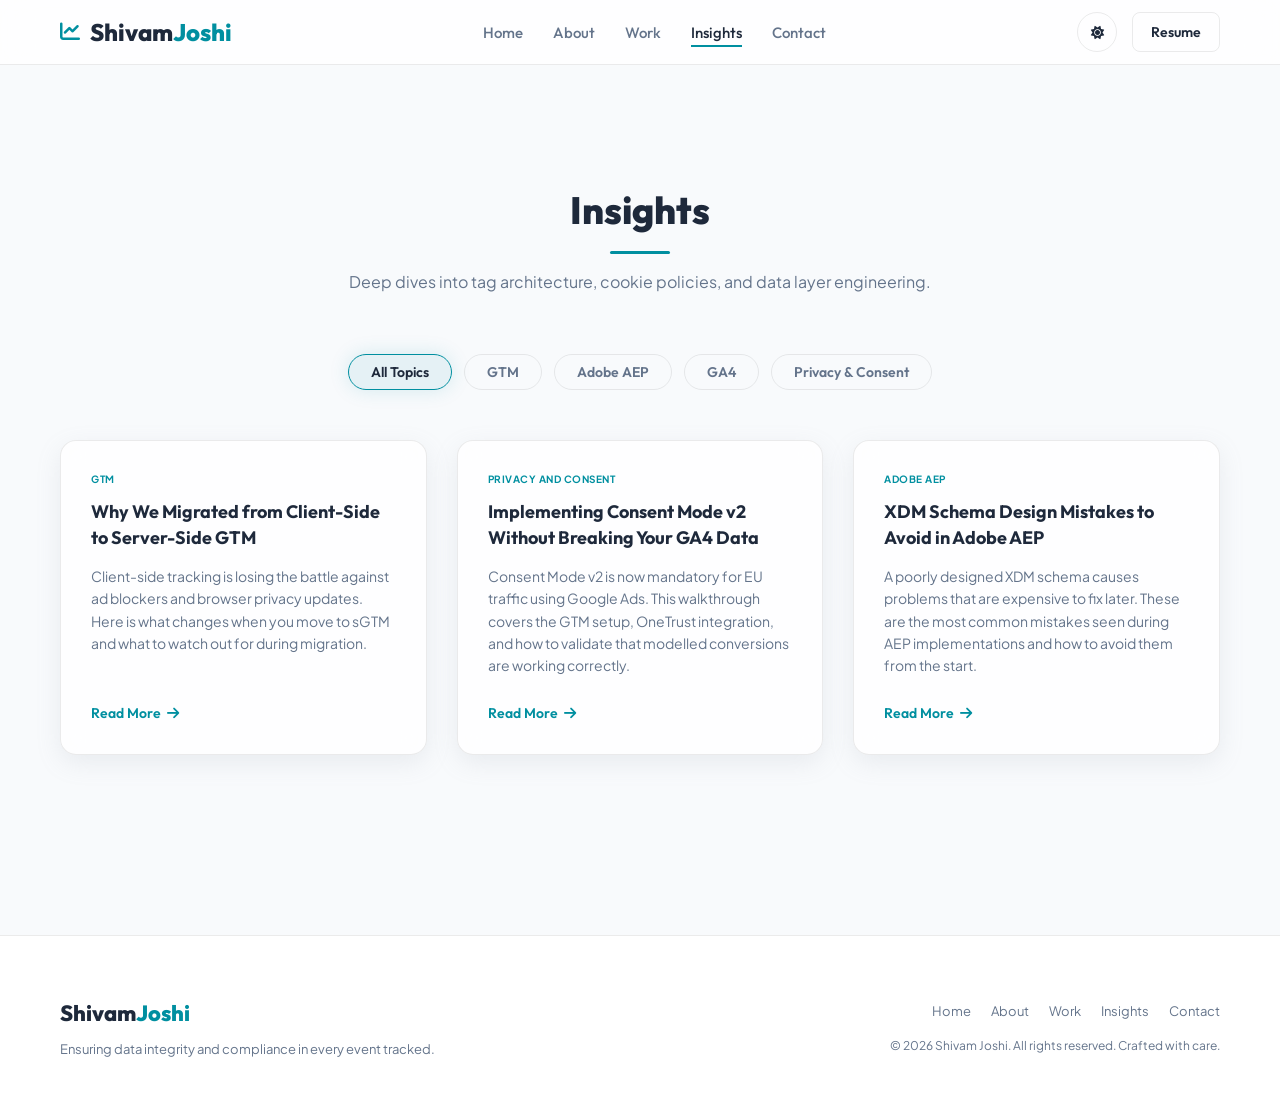
<file: insights.html>
<!DOCTYPE html>
<html lang="en" data-theme="dark">
<head>
    <meta charset="UTF-8">
    <meta name="viewport" content="width=device-width, initial-scale=1.0">
    <title>Insights & Thought Leadership | Shivam Joshi</title>
    
    <!-- SEO Meta Tags -->
    <meta name="description" content="Technical deep dives, analytics articles, and guidelines on GTM, Adobe AEP, GA4, and Consent privacy.">
    <meta name="author" content="Shivam Joshi">

    <!-- Fonts & Icons -->
    <link rel="preconnect" href="https://fonts.googleapis.com">
    <link rel="preconnect" href="https://fonts.gstatic.com" crossorigin>
    <link href="https://fonts.googleapis.com/css2?family=Outfit:wght@300;400;500;600;700;800&family=Plus+Jakarta+Sans:wght@300;400;500;600;700&display=swap" rel="stylesheet">
    <link rel="stylesheet" href="https://cdnjs.cloudflare.com/ajax/libs/font-awesome/6.4.0/css/all.min.css">
    
    <!-- Stylesheets -->
    <link rel="stylesheet" href="assets/css/global.css">
    <link rel="stylesheet" href="assets/css/insights.css">
</head>
<body>
    <!-- Navigation -->
    <header class="navbar" id="navbar">
        <div class="nav-container">
            <a href="index.html" class="nav-logo">
                <span class="logo-icon"><i class="fa-solid fa-chart-line"></i></span>
                <span class="logo-text">Shivam<span>Joshi</span></span>
            </a>
            
            <nav class="nav-menu" id="nav-menu">
                <ul class="nav-list">
                    <li><a href="index.html" class="nav-link">Home</a></li>
                    <li><a href="about.html" class="nav-link">About</a></li>
                    <li><a href="work.html" class="nav-link">Work</a></li>
                    <li><a href="insights.html" class="nav-link active">Insights</a></li>
                    <li><a href="contact.html" class="nav-link">Contact</a></li>
                </ul>
            </nav>
            
            <div class="nav-actions">
                <button class="theme-toggle" id="theme-toggle" aria-label="Toggle dark/light theme">
                    <i class="fa-solid fa-moon moon-icon"></i>
                    <i class="fa-solid fa-sun sun-icon"></i>
                </button>
                <a href="assets/resume/Shivam_Joshi_Resume.pdf" target="_blank" class="btn btn-outline btn-sm nav-cta">Resume</a>
                <button class="menu-toggle" id="menu-toggle" aria-label="Toggle navigation menu">
                    <span class="bar"></span>
                    <span class="bar"></span>
                    <span class="bar"></span>
                </button>
            </div>
        </div>
    </header>

    <main style="padding-bottom: 80px;">
        <!-- Insights Section -->
        <section id="insights" class="insights-section">
            <div class="container">
                <div class="section-header text-center">
                    <h2 class="section-title">Insights</h2>
                    <div class="section-divider"></div>
                    <p class="section-subtitle">Deep dives into tag architecture, cookie policies, and data layer engineering.</p>
                </div>

                <!-- Filter Bar -->
                <div class="filter-bar">
                    <button class="filter-btn active" data-filter="all">All Topics</button>
                    <button class="filter-btn" data-filter="gtm">GTM</button>
                    <button class="filter-btn" data-filter="adobe">Adobe AEP</button>
                    <button class="filter-btn" data-filter="ga4">GA4</button>
                    <button class="filter-btn" data-filter="privacy">Privacy & Consent</button>
                </div>
                
                <div class="insights-grid">
                    <!-- Article 1 -->
                    <article class="insight-card glass scroll-reveal" data-category="gtm">
                        <div class="insight-content">
                            <span class="insight-category">GTM</span>
                            <h3>Why We Migrated from Client-Side to Server-Side GTM</h3>
                            <p>Client-side tracking is losing the battle against ad blockers and browser privacy updates. Here is what changes when you move to sGTM and what to watch out for during migration.</p>
                            <a href="insights/sgtm-migration.html" class="insight-link">Read More <i class="fa-solid fa-arrow-right"></i></a>
                        </div>
                    </article>

                    <!-- Article 2 -->
                    <article class="insight-card glass scroll-reveal" data-category="privacy">
                        <div class="insight-content">
                            <span class="insight-category">Privacy and Consent</span>
                            <h3>Implementing Consent Mode v2 Without Breaking Your GA4 Data</h3>
                            <p>Consent Mode v2 is now mandatory for EU traffic using Google Ads. This walkthrough covers the GTM setup, OneTrust integration, and how to validate that modelled conversions are working correctly.</p>
                            <a href="insights/consent-mode-v2.html" class="insight-link">Read More <i class="fa-solid fa-arrow-right"></i></a>
                        </div>
                    </article>

                    <!-- Article 3 -->
                    <article class="insight-card glass scroll-reveal" data-category="adobe">
                        <div class="insight-content">
                            <span class="insight-category">Adobe AEP</span>
                            <h3>XDM Schema Design Mistakes to Avoid in Adobe AEP</h3>
                            <p>A poorly designed XDM schema causes problems that are expensive to fix later. These are the most common mistakes seen during AEP implementations and how to avoid them from the start.</p>
                            <a href="insights/xdm-schema-design.html" class="insight-link">Read More <i class="fa-solid fa-arrow-right"></i></a>
                        </div>
                    </article>
                </div>
            </div>
        </section>
    </main>

    <!-- Footer -->
    <footer class="footer">
        <div class="container footer-container">
            <div class="footer-left">
                <a href="index.html" class="footer-logo">Shivam<span>Joshi</span></a>
                <p>Ensuring data integrity and compliance in every event tracked.</p>
            </div>
            <div class="footer-right">
                <div class="footer-links">
                    <a href="index.html">Home</a>
                    <a href="about.html">About</a>
                    <a href="work.html">Work</a>
                    <a href="insights.html">Insights</a>
                    <a href="contact.html">Contact</a>
                </div>
                <p class="copyright">&copy; <span id="current-year">2026</span> Shivam Joshi. All rights reserved. Crafted with care.</p>
            </div>
        </div>
    </footer>

    <!-- Scripts -->
    <script src="assets/js/global.js"></script>
    <script src="assets/js/insights.js"></script>
</body>
</html>
</file>
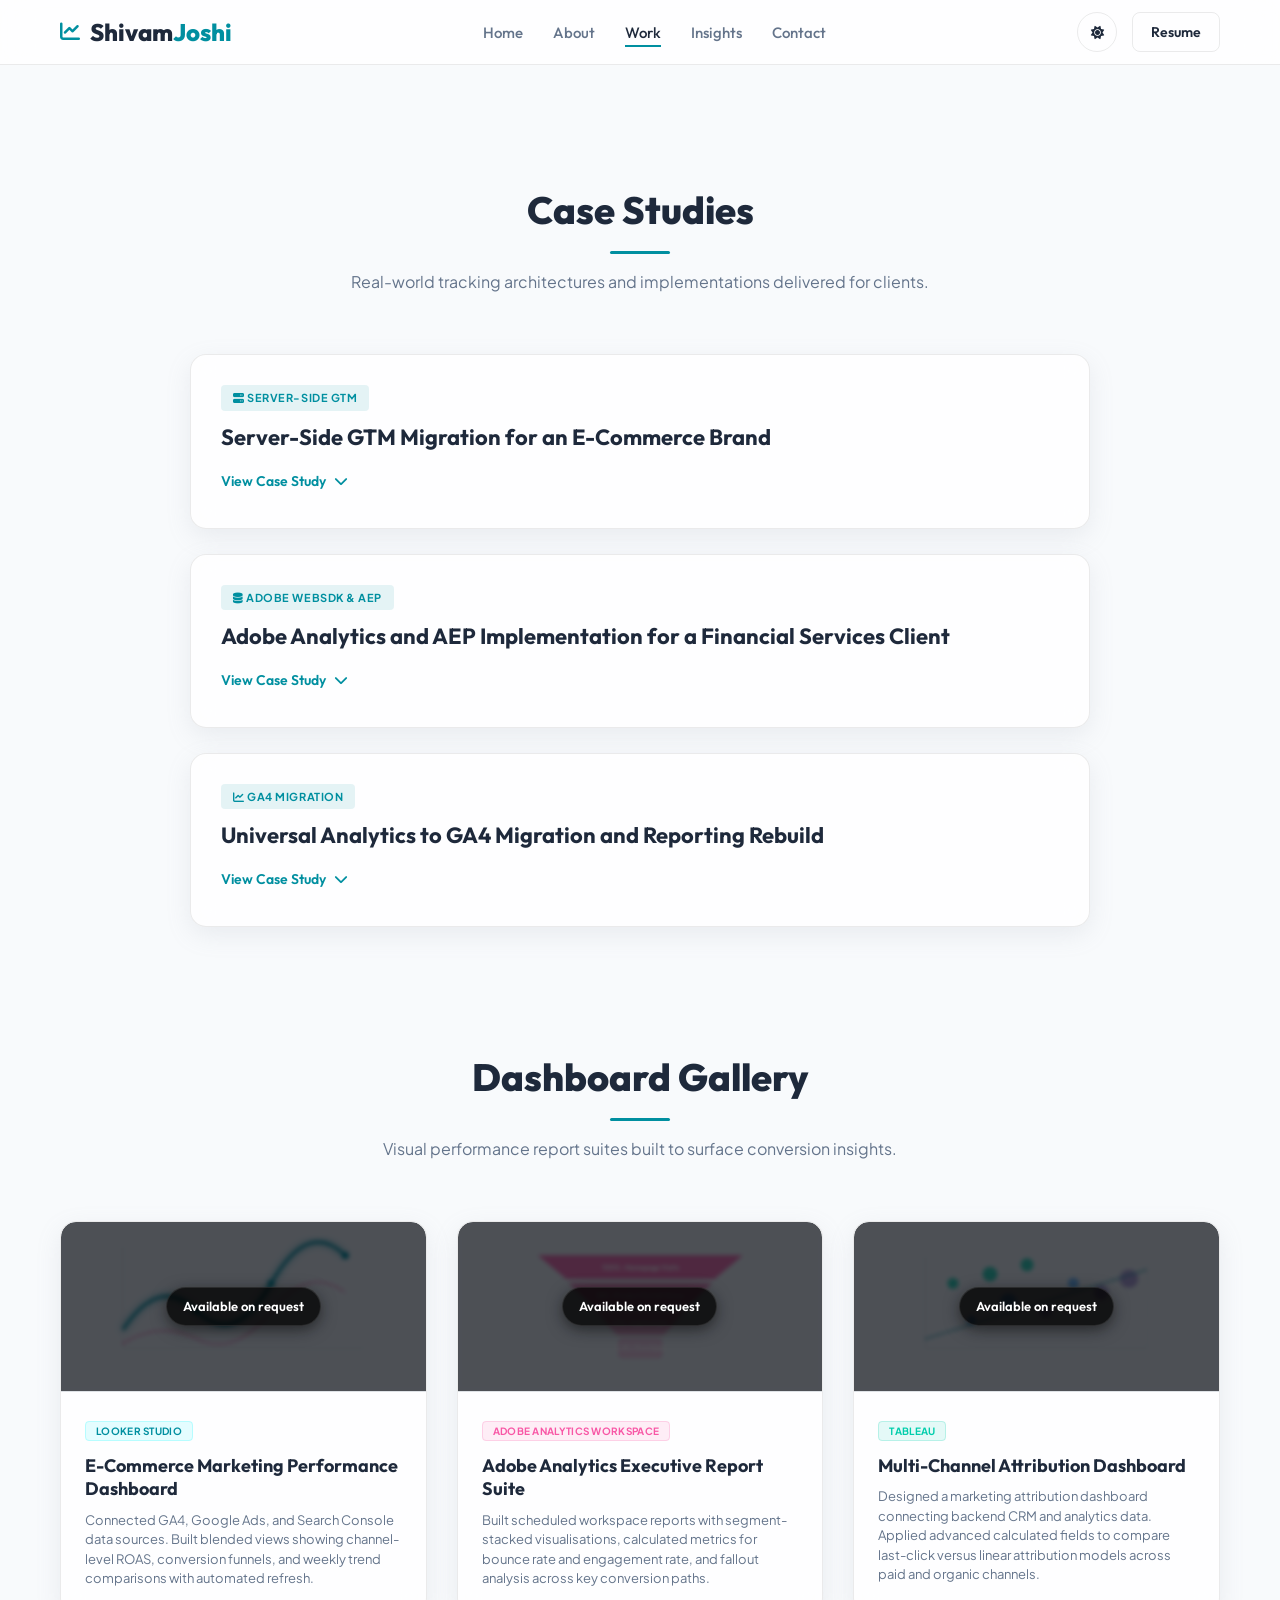
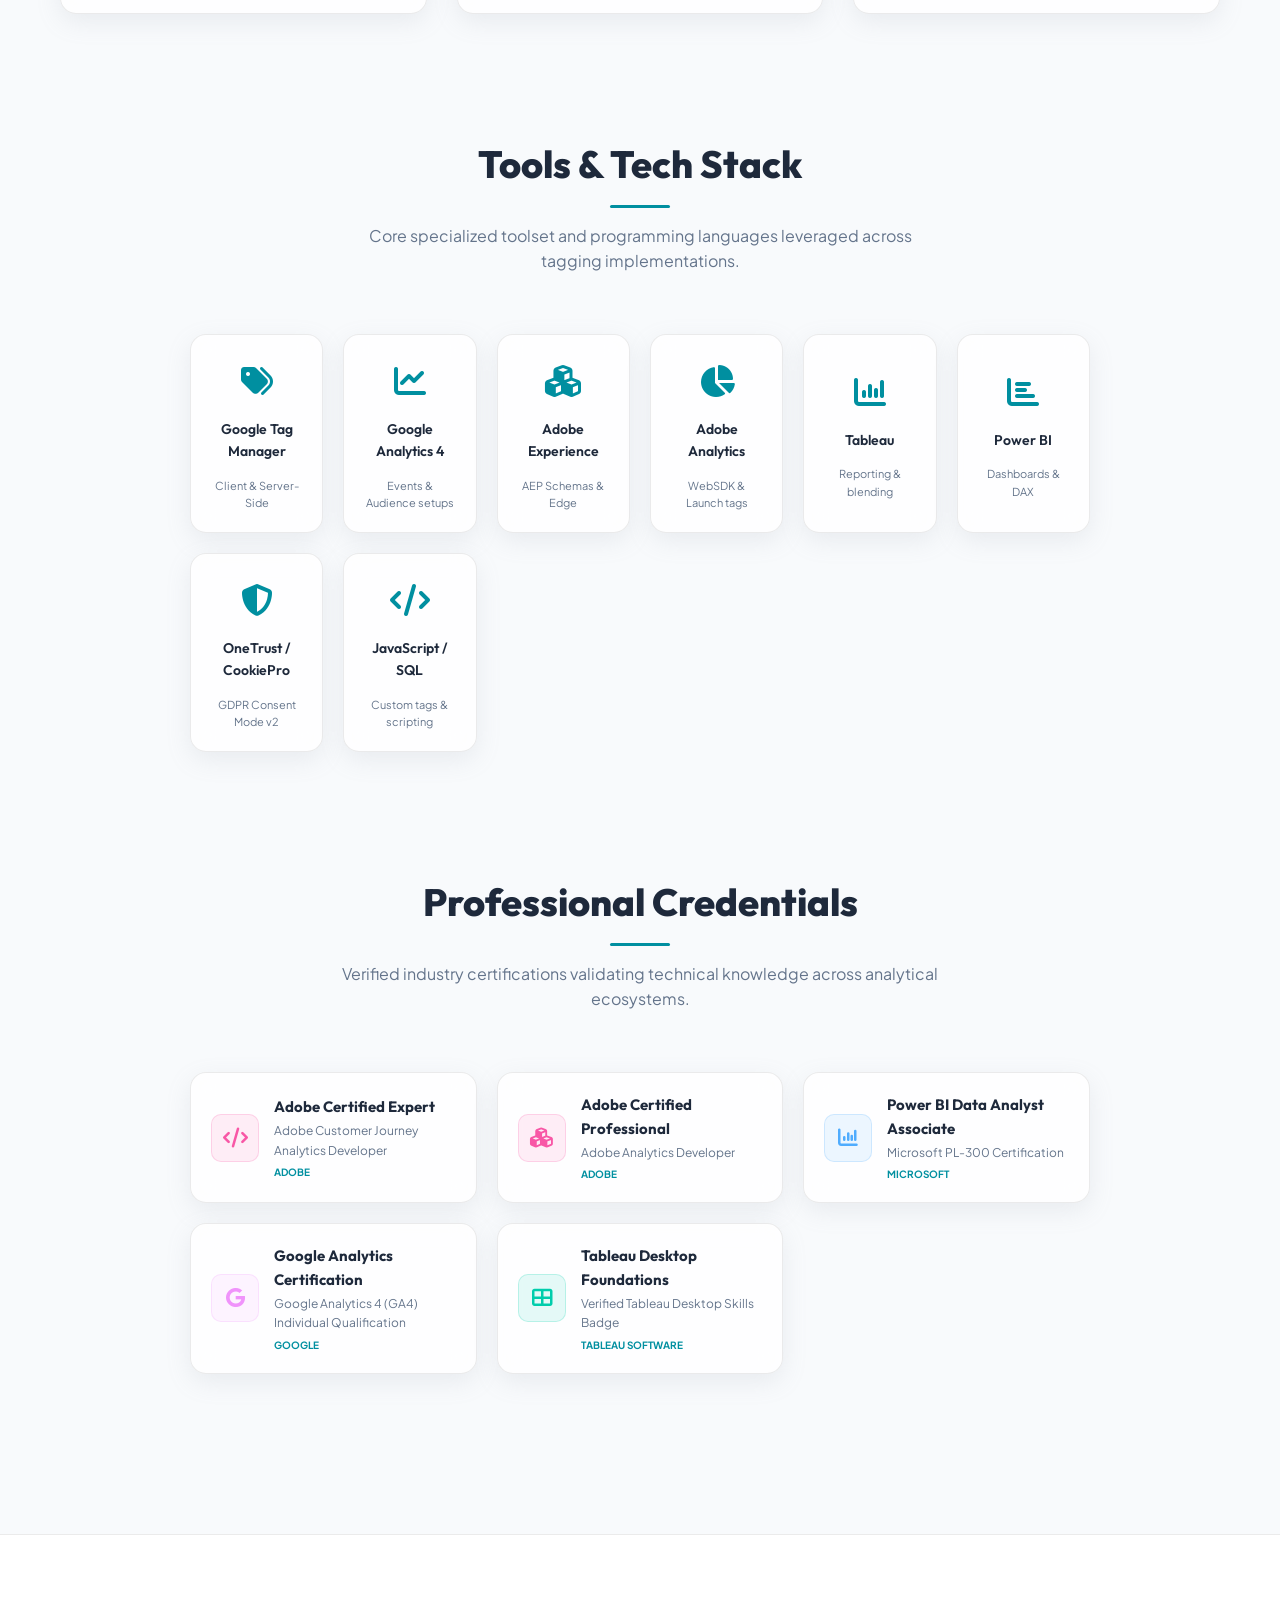
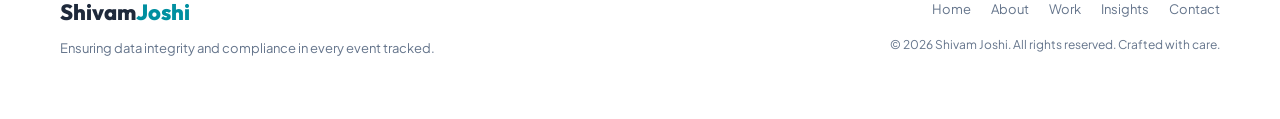
<file: work.html>
<!DOCTYPE html>
<html lang="en" data-theme="dark">
<head>
    <meta charset="UTF-8">
    <meta name="viewport" content="width=device-width, initial-scale=1.0">
    <title>My Work | Shivam Joshi</title>
    
    <!-- SEO Meta Tags -->
    <meta name="description" content="Case studies, mock dashboard gallery, tech stack tools, and verified professional certifications of Shivam Joshi.">
    <meta name="author" content="Shivam Joshi">

    <!-- Fonts & Icons -->
    <link rel="preconnect" href="https://fonts.googleapis.com">
    <link rel="preconnect" href="https://fonts.gstatic.com" crossorigin>
    <link href="https://fonts.googleapis.com/css2?family=Outfit:wght@300;400;500;600;700;800&family=Plus+Jakarta+Sans:wght@300;400;500;600;700&display=swap" rel="stylesheet">
    <link rel="stylesheet" href="https://cdnjs.cloudflare.com/ajax/libs/font-awesome/6.4.0/css/all.min.css">
    
    <!-- Stylesheets -->
    <link rel="stylesheet" href="assets/css/global.css">
    <link rel="stylesheet" href="assets/css/work.css">
</head>
<body>
    <!-- Navigation -->
    <header class="navbar" id="navbar">
        <div class="nav-container">
            <a href="index.html" class="nav-logo">
                <span class="logo-icon"><i class="fa-solid fa-chart-line"></i></span>
                <span class="logo-text">Shivam<span>Joshi</span></span>
            </a>
            
            <nav class="nav-menu" id="nav-menu">
                <ul class="nav-list">
                    <li><a href="index.html" class="nav-link">Home</a></li>
                    <li><a href="about.html" class="nav-link">About</a></li>
                    <li><a href="work.html" class="nav-link active">Work</a></li>
                    <li><a href="insights.html" class="nav-link">Insights</a></li>
                    <li><a href="contact.html" class="nav-link">Contact</a></li>
                </ul>
            </nav>
            
            <div class="nav-actions">
                <button class="theme-toggle" id="theme-toggle" aria-label="Toggle dark/light theme">
                    <i class="fa-solid fa-moon moon-icon"></i>
                    <i class="fa-solid fa-sun sun-icon"></i>
                </button>
                <a href="assets/resume/Shivam_Joshi_Resume.pdf" target="_blank" class="btn btn-outline btn-sm nav-cta">Resume</a>
                <button class="menu-toggle" id="menu-toggle" aria-label="Toggle navigation menu">
                    <span class="bar"></span>
                    <span class="bar"></span>
                    <span class="bar"></span>
                </button>
            </div>
        </div>
    </header>

    <main style="padding-bottom: 60px;">
        <!-- Case Studies Section -->
        <section id="case-studies" class="case-studies-section">
            <div class="container">
                <div class="section-header text-center">
                    <h2 class="section-title">Case Studies</h2>
                    <div class="section-divider"></div>
                    <p class="section-subtitle">Real-world tracking architectures and implementations delivered for clients.</p>
                </div>
                
                <div class="case-studies-grid">
                    <!-- Case Study 1 -->
                    <div class="case-study-card glass scroll-reveal">
                        <div class="case-study-header">
                            <span class="case-study-tag"><i class="fa-solid fa-server"></i> Server-Side GTM</span>
                            <h3>Server-Side GTM Migration for an E-Commerce Brand</h3>
                            <button class="case-study-toggle-btn" aria-expanded="false" aria-controls="case-study-1-tray" aria-label="Expand case study">
                                <span class="btn-text">View Case Study</span>
                                <span class="btn-arrow"><i class="fa-solid fa-chevron-down"></i></span>
                            </button>
                        </div>
                        <div class="case-study-details-tray" id="case-study-1-tray">
                            <div class="tray-content">
                                <div class="tray-item">
                                    <h4>Problem Statement</h4>
                                    <p>Client was losing significant conversion data due to third-party cookie restrictions and ad blockers affecting client-side tracking accuracy.</p>
                                </div>
                                <div class="tray-item">
                                    <h4>Solution Implemented</h4>
                                    <p>Architected and deployed a server-side GTM container hosted on Google Cloud. Migrated GA4 and Facebook Pixel tags from client-side to server-side. Configured first-party cookies with a custom domain to extend cookie lifetime. Implemented Google Consent Mode v2 integrated with OneTrust CMP via GTM consent triggers.</p>
                                </div>
                                <div class="tray-item">
                                    <h4>Outcome</h4>
                                    <p class="outcome-success">Improved data completeness, reduced tag-related page load impact, and achieved full GDPR compliance for EU traffic.</p>
                                </div>
                            </div>
                        </div>
                    </div>
                    
                    <!-- Case Study 2 -->
                    <div class="case-study-card glass scroll-reveal">
                        <div class="case-study-header">
                            <span class="case-study-tag"><i class="fa-solid fa-database"></i> Adobe WebSDK & AEP</span>
                            <h3>Adobe Analytics and AEP Implementation for a Financial Services Client</h3>
                            <button class="case-study-toggle-btn" aria-expanded="false" aria-controls="case-study-2-tray" aria-label="Expand case study">
                                <span class="btn-text">View Case Study</span>
                                <span class="btn-arrow"><i class="fa-solid fa-chevron-down"></i></span>
                            </button>
                        </div>
                        <div class="case-study-details-tray" id="case-study-2-tray">
                            <div class="tray-content">
                                <div class="tray-item">
                                    <h4>Problem Statement</h4>
                                    <p>Client had fragmented data collection across web and mobile with no unified customer view and inconsistent event naming across platforms.</p>
                                </div>
                                <div class="tray-item">
                                    <h4>Solution Implemented</h4>
                                    <p>Designed XDM schemas in Adobe Experience Platform to standardise event taxonomy across web and iOS/Android apps. Implemented tracking via WebSDK on web and MobileSDK on native apps. Configured Edge Network datastreams, identity stitching using ECID, and Destinations for downstream activation. Built Adobe Analytics Workspace reports with calculated metrics and scheduled delivery.</p>
                                </div>
                                <div class="tray-item">
                                    <h4>Outcome</h4>
                                    <p class="outcome-success">Unified cross-platform customer data, eliminated naming inconsistencies, and delivered a single source of truth for marketing and product teams.</p>
                                </div>
                            </div>
                        </div>
                    </div>

                    <!-- Case Study 3 -->
                    <div class="case-study-card glass scroll-reveal">
                        <div class="case-study-header">
                            <span class="case-study-tag"><i class="fa-solid fa-chart-line"></i> GA4 Migration</span>
                            <h3>Universal Analytics to GA4 Migration and Reporting Rebuild</h3>
                            <button class="case-study-toggle-btn" aria-expanded="false" aria-controls="case-study-3-tray" aria-label="Expand case study">
                                <span class="btn-text">View Case Study</span>
                                <span class="btn-arrow"><i class="fa-solid fa-chevron-down"></i></span>
                            </button>
                        </div>
                        <div class="case-study-details-tray" id="case-study-3-tray">
                            <div class="tray-content">
                                <div class="tray-item">
                                    <h4>Problem Statement</h4>
                                    <p>Client faced the UA sunset deadline with no GA4 implementation in place and stakeholders relying on UA custom reports that had no GA4 equivalent.</p>
                                </div>
                                <div class="tray-item">
                                    <h4>Solution Implemented</h4>
                                    <p>Conducted a full audit of existing UA tracking. Rebuilt event taxonomy in GA4 using an event-based model. Configured GA4 via GTM with custom dimensions, metrics, and enhanced eCommerce. Rebuilt all key reports as GA4 Explorations including funnel analysis, path analysis, and cohort reports. Configured GA4 audiences for Google Ads remarketing.</p>
                                </div>
                                <div class="tray-item">
                                    <h4>Outcome</h4>
                                    <p class="outcome-success">Zero reporting downtime during the UA sunset transition. Stakeholders onboarded to GA4 dashboards with equivalent and improved visibility compared to UA.</p>
                                </div>
                            </div>
                        </div>
                    </div>
                </div>
            </div>
        </section>

        <!-- Dashboard Gallery Section -->
        <section id="dashboards" class="dashboards-section" style="padding-top: 20px;">
            <div class="container">
                <div class="section-header text-center">
                    <h2 class="section-title">Dashboard Gallery</h2>
                    <div class="section-divider"></div>
                    <p class="section-subtitle">Visual performance report suites built to surface conversion insights.</p>
                </div>
                
                <div class="dashboards-grid">
                    <!-- Looker Studio Card -->
                    <div class="dashboard-card glass scroll-reveal">
                        <div class="dashboard-img-area">
                            <!-- SVG Line Chart Mockup -->
                            <svg class="mock-chart-svg line-chart-mock" viewBox="0 0 300 150" fill="none" xmlns="http://www.w3.org/2000/svg">
                                <defs>
                                    <filter id="glow-teal-chart" x="-20%" y="-20%" width="140%" height="140%">
                                        <feGaussianBlur stdDeviation="4" result="blur"/>
                                        <feComposite in="SourceGraphic" in2="blur" operator="over"/>
                                    </filter>
                                </defs>
                                <!-- Grid Lines -->
                                <line x1="20" y1="20" x2="280" y2="20" stroke="rgba(255,255,255,0.05)" stroke-width="1"/>
                                <line x1="20" y1="50" x2="280" y2="50" stroke="rgba(255,255,255,0.05)" stroke-width="1"/>
                                <line x1="20" y1="80" x2="280" y2="80" stroke="rgba(255,255,255,0.05)" stroke-width="1"/>
                                <line x1="20" y1="110" x2="280" y2="110" stroke="rgba(255,255,255,0.05)" stroke-width="1"/>
                                
                                <!-- Axes -->
                                <line x1="20" y1="10" x2="20" y2="120" stroke="var(--border-color)" stroke-width="1"/>
                                <line x1="20" y1="120" x2="280" y2="120" stroke="var(--border-color)" stroke-width="1"/>
                                
                                <!-- Trend Line 1 (Teal/Cyan) -->
                                <path d="M 20 100 Q 60 40 100 80 T 180 50 T 260 20" stroke="var(--primary)" stroke-width="3" fill="none" filter="url(#glow-teal-chart)"/>
                                <!-- Trend Line 2 (Purple) -->
                                <path d="M 20 115 Q 60 90 100 110 T 180 80 T 260 60" stroke="#f857a6" stroke-width="2" fill="none" stroke-dasharray="3,3"/>
                                
                                <!-- Data Nodes -->
                                <circle cx="100" cy="80" r="4" fill="var(--primary)"/>
                                <circle cx="180" cy="50" r="4" fill="var(--primary)"/>
                                <circle cx="260" cy="20" r="4" fill="var(--primary)"/>
                            </svg>
                            <div class="watermark-overlay">
                                <span>Available on request</span>
                            </div>
                        </div>
                        <div class="dashboard-content">
                            <div class="tool-badge-row">
                                <span class="tool-badge looker">Looker Studio</span>
                            </div>
                            <h3>E-Commerce Marketing Performance Dashboard</h3>
                            <p>Connected GA4, Google Ads, and Search Console data sources. Built blended views showing channel-level ROAS, conversion funnels, and weekly trend comparisons with automated refresh.</p>
                        </div>
                    </div>

                    <!-- Adobe Workspace Card -->
                    <div class="dashboard-card glass scroll-reveal">
                        <div class="dashboard-img-area">
                            <!-- SVG Funnel Mockup -->
                            <svg class="mock-chart-svg funnel-chart-mock" viewBox="0 0 300 150" fill="none" xmlns="http://www.w3.org/2000/svg">
                                <!-- Funnel Bars -->
                                <!-- Step 1 -->
                                <path d="M 40 20 H 260 L 230 45 H 70 Z" fill="rgba(248, 87, 166, 0.85)" stroke="rgba(248, 87, 166, 0.4)" stroke-width="1"/>
                                <text x="150" y="36" text-anchor="middle" fill="#ffffff" font-size="8" font-family="var(--font-heading)" font-weight="600">100% - Homepage Visits</text>
                                
                                <!-- Step 2 -->
                                <path d="M 73 50 H 227 L 200 75 H 100 Z" fill="rgba(248, 87, 166, 0.65)" stroke="rgba(248, 87, 166, 0.4)" stroke-width="1"/>
                                <text x="150" y="66" text-anchor="middle" fill="#ffffff" font-size="8" font-family="var(--font-heading)" font-weight="600">58% - Product Detail Views</text>
                                
                                <!-- Step 3 -->
                                <path d="M 103 80 H 197 L 175 105 H 125 Z" fill="rgba(248, 87, 166, 0.45)" stroke="rgba(248, 87, 166, 0.4)" stroke-width="1"/>
                                <text x="150" y="96" text-anchor="middle" fill="#ffffff" font-size="8" font-family="var(--font-heading)" font-weight="600">21% - Add to Cart</text>
                                
                                <!-- Step 4 -->
                                <rect x="127" y="110" width="46" height="20" rx="3" fill="rgba(248, 87, 166, 0.25)" stroke="rgba(248, 87, 166, 0.4)" stroke-width="1"/>
                                <text x="150" y="122" text-anchor="middle" fill="#ffffff" font-size="8" font-family="var(--font-heading)" font-weight="bold">3.2% - Purchase</text>
                            </svg>
                            <div class="watermark-overlay">
                                <span>Available on request</span>
                            </div>
                        </div>
                        <div class="dashboard-content">
                            <div class="tool-badge-row">
                                <span class="tool-badge adobe-badge">Adobe Analytics Workspace</span>
                            </div>
                            <h3>Adobe Analytics Executive Report Suite</h3>
                            <p>Built scheduled workspace reports with segment-stacked visualisations, calculated metrics for bounce rate and engagement rate, and fallout analysis across key conversion paths.</p>
                        </div>
                    </div>

                    <!-- Tableau Card -->
                    <div class="dashboard-card glass scroll-reveal">
                        <div class="dashboard-img-area">
                            <!-- SVG Scatter Plot / Dual Axis Mockup -->
                            <svg class="mock-chart-svg scatter-chart-mock" viewBox="0 0 300 150" fill="none" xmlns="http://www.w3.org/2000/svg">
                                <!-- Axis -->
                                <line x1="30" y1="20" x2="30" y2="120" stroke="var(--border-color)" stroke-width="1"/>
                                <line x1="30" y1="120" x2="270" y2="120" stroke="var(--border-color)" stroke-width="1"/>
                                
                                <!-- Dual axis right line -->
                                <line x1="270" y1="20" x2="270" y2="120" stroke="var(--border-color)" stroke-width="1" stroke-dasharray="2,2"/>
                                
                                <!-- Scatter Points -->
                                <circle cx="60" cy="50" r="6" fill="#00cdac" opacity="0.8"/>
                                <circle cx="100" cy="40" r="8" fill="#00cdac" opacity="0.8"/>
                                <circle cx="140" cy="30" r="7" fill="#00cdac" opacity="0.8"/>
                                
                                <circle cx="80" cy="90" r="5" fill="#4facfe" opacity="0.8"/>
                                <circle cx="120" cy="70" r="9" fill="#4facfe" opacity="0.8"/>
                                <circle cx="190" cy="50" r="6" fill="#4facfe" opacity="0.8"/>
                                
                                <circle cx="160" cy="80" r="7" fill="#a18cd1" opacity="0.8"/>
                                <circle cx="220" cy="60" r="8" fill="#a18cd1" opacity="0.8"/>
                                <circle cx="250" cy="45" r="10" fill="#a18cd1" opacity="0.8"/>

                                <!-- Trend line -->
                                <line x1="30" y1="110" x2="270" y2="35" stroke="var(--primary)" stroke-width="1.5" stroke-dasharray="4,2"/>
                            </svg>
                            <div class="watermark-overlay">
                                <span>Available on request</span>
                            </div>
                        </div>
                        <div class="dashboard-content">
                            <div class="tool-badge-row">
                                <span class="tool-badge tableau-badge">Tableau</span>
                            </div>
                            <h3>Multi-Channel Attribution Dashboard</h3>
                            <p>Designed a marketing attribution dashboard connecting backend CRM and analytics data. Applied advanced calculated fields to compare last-click versus linear attribution models across paid and organic channels.</p>
                        </div>
                    </div>
                </div>
            </div>
        </section>

        <!-- Tools & Tech Stack Section -->
        <section id="tech-stack" class="tech-stack-section" style="padding-top: 20px;">
            <div class="container">
                <div class="section-header text-center">
                    <h2 class="section-title">Tools & Tech Stack</h2>
                    <div class="section-divider"></div>
                    <p class="section-subtitle">Core specialized toolset and programming languages leveraged across tagging implementations.</p>
                </div>
                
                <div class="tech-stack-grid">
                    <div class="tech-stack-card glass scroll-reveal">
                        <div class="tech-stack-icon"><i class="fa-solid fa-tags"></i></div>
                        <h4>Google Tag Manager</h4>
                        <span>Client & Server-Side</span>
                    </div>
                    <div class="tech-stack-card glass scroll-reveal">
                        <div class="tech-stack-icon"><i class="fa-solid fa-chart-line"></i></div>
                        <h4>Google Analytics 4</h4>
                        <span>Events & Audience setups</span>
                    </div>
                    <div class="tech-stack-card glass scroll-reveal">
                        <div class="tech-stack-icon"><i class="fa-solid fa-cubes"></i></div>
                        <h4>Adobe Experience</h4>
                        <span>AEP Schemas & Edge</span>
                    </div>
                    <div class="tech-stack-card glass scroll-reveal">
                        <div class="tech-stack-icon"><i class="fa-solid fa-chart-pie"></i></div>
                        <h4>Adobe Analytics</h4>
                        <span>WebSDK & Launch tags</span>
                    </div>
                    <div class="tech-stack-card glass scroll-reveal">
                        <div class="tech-stack-icon"><i class="fa-solid fa-chart-column"></i></div>
                        <h4>Tableau</h4>
                        <span>Reporting & blending</span>
                    </div>
                    <div class="tech-stack-card glass scroll-reveal">
                        <div class="tech-stack-icon"><i class="fa-solid fa-chart-bar"></i></div>
                        <h4>Power BI</h4>
                        <span>Dashboards & DAX</span>
                    </div>
                    <div class="tech-stack-card glass scroll-reveal">
                        <div class="tech-stack-icon"><i class="fa-solid fa-shield-halved"></i></div>
                        <h4>OneTrust / CookiePro</h4>
                        <span>GDPR Consent Mode v2</span>
                    </div>
                    <div class="tech-stack-card glass scroll-reveal">
                        <div class="tech-stack-icon"><i class="fa-solid fa-code"></i></div>
                        <h4>JavaScript / SQL</h4>
                        <span>Custom tags & scripting</span>
                    </div>
                </div>
            </div>
        </section>

        <!-- Certifications Section -->
        <section id="certifications" class="certifications-section" style="padding-top: 20px;">
            <div class="container">
                <div class="section-header text-center">
                    <h2 class="section-title">Professional Credentials</h2>
                    <div class="section-divider"></div>
                    <p class="section-subtitle">Verified industry certifications validating technical knowledge across analytical ecosystems.</p>
                </div>
                
                <div class="certifications-grid">
                    <!-- Cert 1 -->
                    <div class="cert-card glass scroll-reveal">
                        <div class="cert-badge Adobe"><i class="fa-solid fa-code"></i></div>
                        <div class="cert-content">
                            <h3>Adobe Certified Expert</h3>
                            <span class="cert-title">Adobe Customer Journey Analytics Developer</span>
                            <span class="cert-org">Adobe</span>
                        </div>
                    </div>
                    
                    <!-- Cert 2 -->
                    <div class="cert-card glass scroll-reveal">
                        <div class="cert-badge Adobe"><i class="fa-solid fa-cubes"></i></div>
                        <div class="cert-content">
                            <h3>Adobe Certified Professional</h3>
                            <span class="cert-title">Adobe Analytics Developer</span>
                            <span class="cert-org">Adobe</span>
                        </div>
                    </div>
                    
                    <!-- Cert 3 -->
                    <div class="cert-card glass scroll-reveal">
                        <div class="cert-badge Microsoft"><i class="fa-solid fa-chart-column"></i></div>
                        <div class="cert-content">
                            <h3>Power BI Data Analyst Associate</h3>
                            <span class="cert-title">Microsoft PL-300 Certification</span>
                            <span class="cert-org">Microsoft</span>
                        </div>
                    </div>

                    <!-- Cert 4 -->
                    <div class="cert-card glass scroll-reveal">
                        <div class="cert-badge Google"><i class="fa-brands fa-google"></i></div>
                        <div class="cert-content">
                            <h3>Google Analytics Certification</h3>
                            <span class="cert-title">Google Analytics 4 (GA4) Individual Qualification</span>
                            <span class="cert-org">Google</span>
                        </div>
                    </div>

                    <!-- Cert 5 -->
                    <div class="cert-card glass scroll-reveal">
                        <div class="cert-badge Tableau"><i class="fa-solid fa-table-cells-large"></i></div>
                        <div class="cert-content">
                            <h3>Tableau Desktop Foundations</h3>
                            <span class="cert-title">Verified Tableau Desktop Skills Badge</span>
                            <span class="cert-org">Tableau Software</span>
                        </div>
                    </div>
                </div>
            </div>
        </section>
    </main>

    <!-- Footer -->
    <footer class="footer">
        <div class="container footer-container">
            <div class="footer-left">
                <a href="index.html" class="footer-logo">Shivam<span>Joshi</span></a>
                <p>Ensuring data integrity and compliance in every event tracked.</p>
            </div>
            <div class="footer-right">
                <div class="footer-links">
                    <a href="index.html">Home</a>
                    <a href="about.html">About</a>
                    <a href="work.html">Work</a>
                    <a href="insights.html">Insights</a>
                    <a href="contact.html">Contact</a>
                </div>
                <p class="copyright">&copy; <span id="current-year">2026</span> Shivam Joshi. All rights reserved. Crafted with care.</p>
            </div>
        </div>
    </footer>

    <!-- Scripts -->
    <script src="assets/js/global.js"></script>
    <script src="assets/js/work.js"></script>
</body>
</html>
</file>
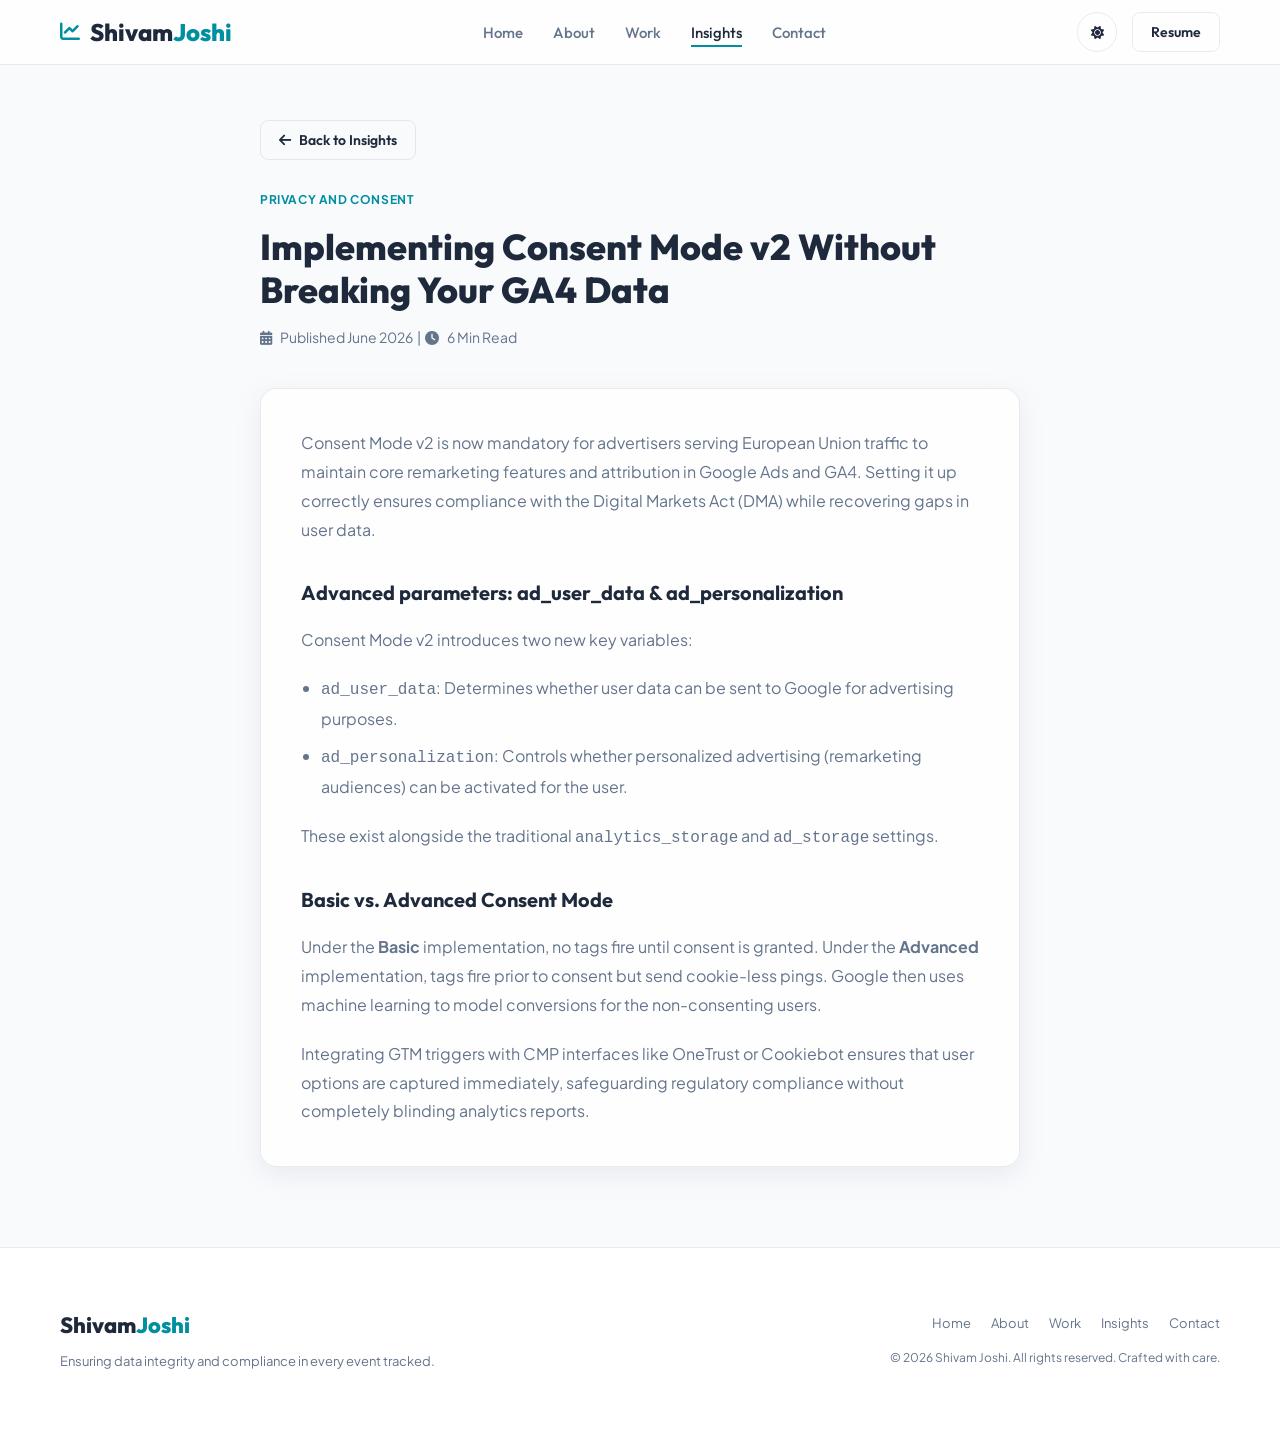
<file: insights/consent-mode-v2.html>
<!DOCTYPE html>
<html lang="en" data-theme="dark">
<head>
    <meta charset="UTF-8">
    <meta name="viewport" content="width=device-width, initial-scale=1.0">
    <title>Implementing Consent Mode v2 Without Breaking Your GA4 Data | Shivam Joshi</title>
    
    <!-- SEO Meta Tags -->
    <meta name="description" content="A technical tutorial on setting up Google Consent Mode v2 via GTM and preserving conversion modeling accuracy.">
    <meta name="author" content="Shivam Joshi">

    <!-- Fonts & Icons -->
    <link rel="preconnect" href="https://fonts.googleapis.com">
    <link rel="preconnect" href="https://fonts.gstatic.com" crossorigin>
    <link href="https://fonts.googleapis.com/css2?family=Outfit:wght@300;400;500;600;700;800&family=Plus+Jakarta+Sans:wght@300;400;500;600;700&display=swap" rel="stylesheet">
    <link rel="stylesheet" href="https://cdnjs.cloudflare.com/ajax/libs/font-awesome/6.4.0/css/all.min.css">
    
    <!-- Stylesheets -->
    <link rel="stylesheet" href="../assets/css/global.css">
    <link rel="stylesheet" href="../assets/css/insights.css">
</head>
<body>
    <!-- Navigation -->
    <header class="navbar" id="navbar">
        <div class="nav-container">
            <a href="../index.html" class="nav-logo">
                <span class="logo-icon"><i class="fa-solid fa-chart-line"></i></span>
                <span class="logo-text">Shivam<span>Joshi</span></span>
            </a>
            
            <nav class="nav-menu" id="nav-menu">
                <ul class="nav-list">
                    <li><a href="../index.html" class="nav-link">Home</a></li>
                    <li><a href="../about.html" class="nav-link">About</a></li>
                    <li><a href="../work.html" class="nav-link">Work</a></li>
                    <li><a href="../insights.html" class="nav-link active">Insights</a></li>
                    <li><a href="../contact.html" class="nav-link">Contact</a></li>
                </ul>
            </nav>
            
            <div class="nav-actions">
                <button class="theme-toggle" id="theme-toggle" aria-label="Toggle dark/light theme">
                    <i class="fa-solid fa-moon moon-icon"></i>
                    <i class="fa-solid fa-sun sun-icon"></i>
                </button>
                <a href="../assets/resume/Shivam_Joshi_Resume.pdf" target="_blank" class="btn btn-outline btn-sm nav-cta">Resume</a>
                <button class="menu-toggle" id="menu-toggle" aria-label="Toggle navigation menu">
                    <span class="bar"></span>
                    <span class="bar"></span>
                    <span class="bar"></span>
                </button>
            </div>
        </div>
    </header>

    <main style="padding-bottom: 80px; padding-top: 40px;">
        <article class="container" style="max-width: 800px;">
            <!-- Breadcrumbs / Back button -->
            <div style="margin-bottom: 30px;">
                <a href="../insights.html" class="btn btn-outline btn-sm" style="gap: 8px;"><i class="fa-solid fa-arrow-left"></i> Back to Insights</a>
            </div>
            
            <!-- Article Header -->
            <div class="section-header" style="margin-bottom: 40px; text-align: left;">
                <span class="insight-category" style="font-size: 12px; margin-bottom: 15px;">Privacy and Consent</span>
                <h1 style="font-family: var(--font-heading); font-size: 36px; font-weight: 800; line-height: 1.2; margin-bottom: 15px;">Implementing Consent Mode v2 Without Breaking Your GA4 Data</h1>
                <p style="color: var(--text-muted); font-size: 14px;"><i class="fa-solid fa-calendar-days" style="margin-right: 6px;"></i> Published June 2026 &nbsp;|&nbsp; <i class="fa-solid fa-clock" style="margin-right: 6px;"></i> 6 Min Read</p>
            </div>

            <!-- Content Area -->
            <div class="glass" style="padding: 40px; line-height: 1.8; color: var(--text-muted); font-size: 16px;">
                <p style="margin-bottom: 20px;">
                    Consent Mode v2 is now mandatory for advertisers serving European Union traffic to maintain core remarketing features and attribution in Google Ads and GA4. Setting it up correctly ensures compliance with the Digital Markets Act (DMA) while recovering gaps in user data.
                </p>
                <h3 style="font-family: var(--font-heading); color: var(--text-main); font-size: 20px; font-weight: 700; margin: 30px 0 15px;">Advanced parameters: ad_user_data & ad_personalization</h3>
                <p style="margin-bottom: 20px;">
                    Consent Mode v2 introduces two new key variables:
                </p>
                <ul style="margin-bottom: 20px; padding-left: 20px; list-style: disc;">
                    <li style="margin-bottom: 8px;"><code>ad_user_data</code>: Determines whether user data can be sent to Google for advertising purposes.</li>
                    <li style="margin-bottom: 8px;"><code>ad_personalization</code>: Controls whether personalized advertising (remarketing audiences) can be activated for the user.</li>
                </ul>
                <p style="margin-bottom: 20px;">
                    These exist alongside the traditional <code>analytics_storage</code> and <code>ad_storage</code> settings.
                </p>
                <h3 style="font-family: var(--font-heading); color: var(--text-main); font-size: 20px; font-weight: 700; margin: 30px 0 15px;">Basic vs. Advanced Consent Mode</h3>
                <p style="margin-bottom: 20px;">
                    Under the <strong>Basic</strong> implementation, no tags fire until consent is granted. Under the <strong>Advanced</strong> implementation, tags fire prior to consent but send cookie-less pings. Google then uses machine learning to model conversions for the non-consenting users.
                </p>
                <p>
                    Integrating GTM triggers with CMP interfaces like OneTrust or Cookiebot ensures that user options are captured immediately, safeguarding regulatory compliance without completely blinding analytics reports.
                </p>
            </div>
        </article>
    </main>

    <!-- Footer -->
    <footer class="footer">
        <div class="container footer-container">
            <div class="footer-left">
                <a href="../index.html" class="footer-logo">Shivam<span>Joshi</span></a>
                <p>Ensuring data integrity and compliance in every event tracked.</p>
            </div>
            <div class="footer-right">
                <div class="footer-links">
                    <a href="../index.html">Home</a>
                    <a href="../about.html">About</a>
                    <a href="../work.html">Work</a>
                    <a href="../insights.html">Insights</a>
                    <a href="../contact.html">Contact</a>
                </div>
                <p class="copyright">&copy; <span id="current-year">2026</span> Shivam Joshi. All rights reserved. Crafted with care.</p>
            </div>
        </div>
    </footer>

    <!-- Scripts -->
    <script src="../assets/js/global.js"></script>
</body>
</html>
</file>
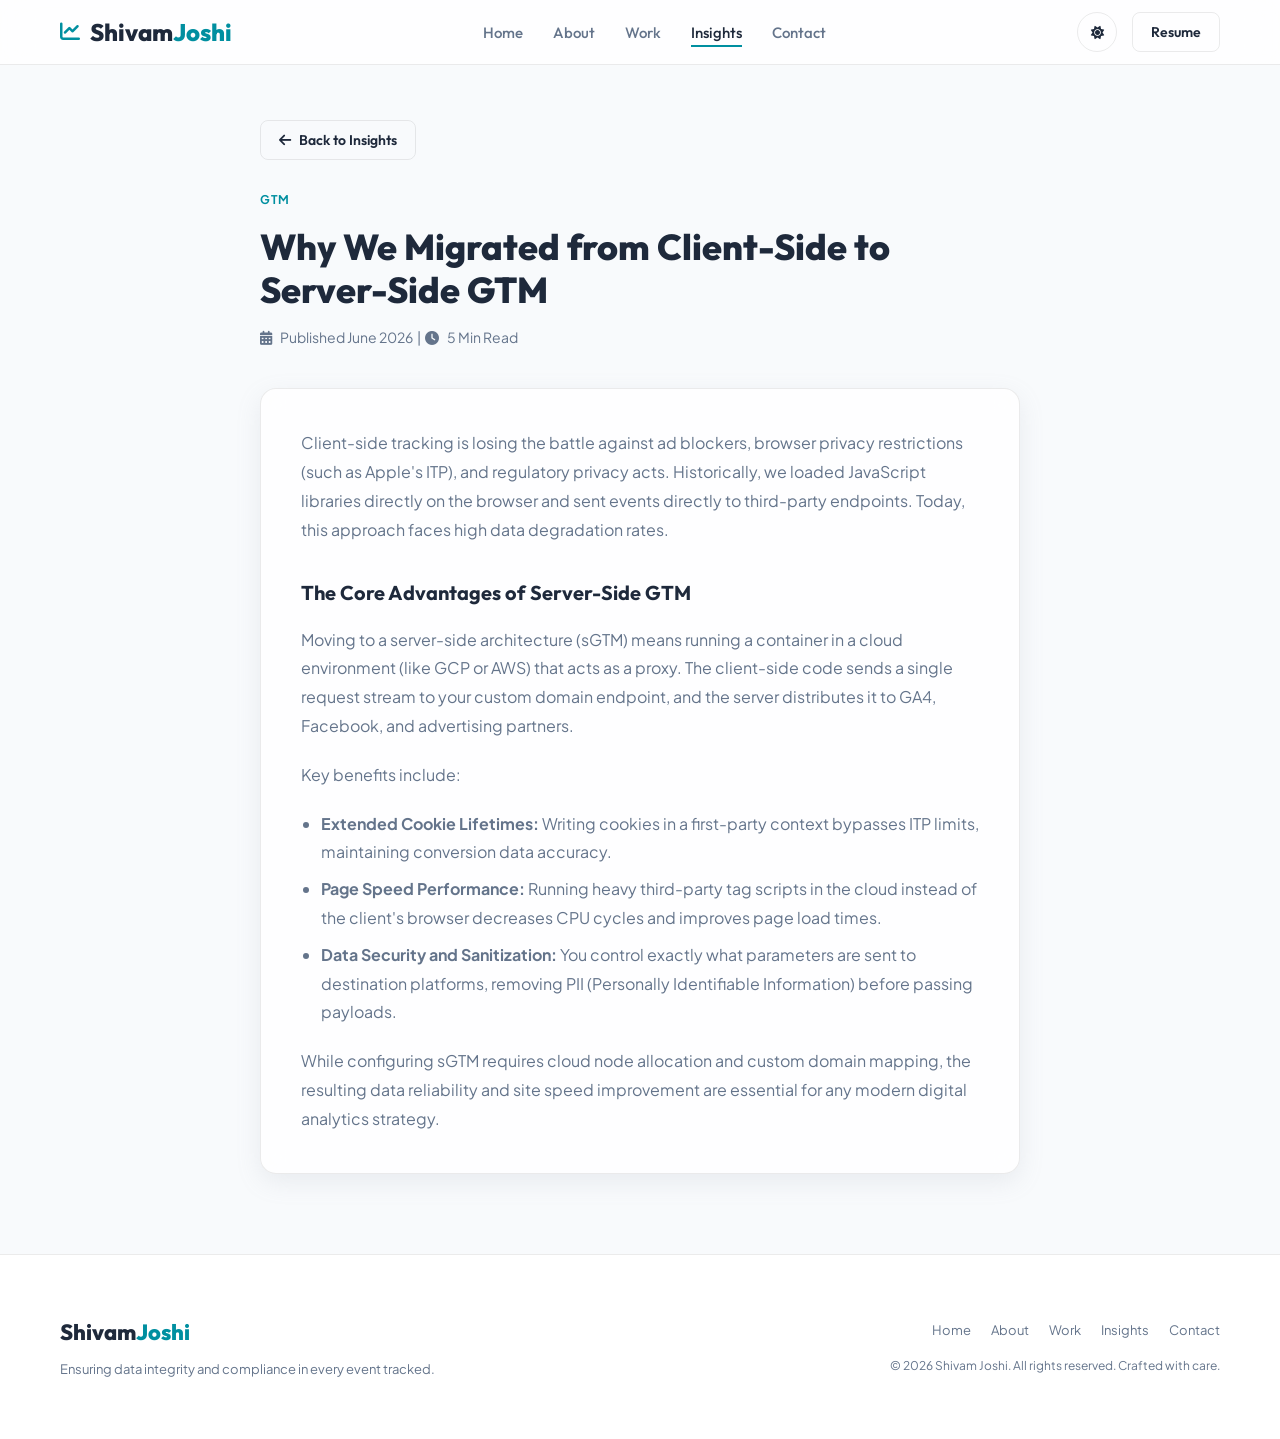
<file: insights/sgtm-migration.html>
<!DOCTYPE html>
<html lang="en" data-theme="dark">
<head>
    <meta charset="UTF-8">
    <meta name="viewport" content="width=device-width, initial-scale=1.0">
    <title>Why We Migrated from Client-Side to Server-Side GTM | Shivam Joshi</title>
    
    <!-- SEO Meta Tags -->
    <meta name="description" content="An in-depth article on server-side GTM migrations, bypassing third-party cookie restrictions, and speed benefits.">
    <meta name="author" content="Shivam Joshi">

    <!-- Fonts & Icons -->
    <link rel="preconnect" href="https://fonts.googleapis.com">
    <link rel="preconnect" href="https://fonts.gstatic.com" crossorigin>
    <link href="https://fonts.googleapis.com/css2?family=Outfit:wght@300;400;500;600;700;800&family=Plus+Jakarta+Sans:wght@300;400;500;600;700&display=swap" rel="stylesheet">
    <link rel="stylesheet" href="https://cdnjs.cloudflare.com/ajax/libs/font-awesome/6.4.0/css/all.min.css">
    
    <!-- Stylesheets -->
    <link rel="stylesheet" href="../assets/css/global.css">
    <link rel="stylesheet" href="../assets/css/insights.css">
</head>
<body>
    <!-- Navigation -->
    <header class="navbar" id="navbar">
        <div class="nav-container">
            <a href="../index.html" class="nav-logo">
                <span class="logo-icon"><i class="fa-solid fa-chart-line"></i></span>
                <span class="logo-text">Shivam<span>Joshi</span></span>
            </a>
            
            <nav class="nav-menu" id="nav-menu">
                <ul class="nav-list">
                    <li><a href="../index.html" class="nav-link">Home</a></li>
                    <li><a href="../about.html" class="nav-link">About</a></li>
                    <li><a href="../work.html" class="nav-link">Work</a></li>
                    <li><a href="../insights.html" class="nav-link active">Insights</a></li>
                    <li><a href="../contact.html" class="nav-link">Contact</a></li>
                </ul>
            </nav>
            
            <div class="nav-actions">
                <button class="theme-toggle" id="theme-toggle" aria-label="Toggle dark/light theme">
                    <i class="fa-solid fa-moon moon-icon"></i>
                    <i class="fa-solid fa-sun sun-icon"></i>
                </button>
                <a href="../assets/resume/Shivam_Joshi_Resume.pdf" target="_blank" class="btn btn-outline btn-sm nav-cta">Resume</a>
                <button class="menu-toggle" id="menu-toggle" aria-label="Toggle navigation menu">
                    <span class="bar"></span>
                    <span class="bar"></span>
                    <span class="bar"></span>
                </button>
            </div>
        </div>
    </header>

    <main style="padding-bottom: 80px; padding-top: 40px;">
        <article class="container" style="max-width: 800px;">
            <!-- Breadcrumbs / Back button -->
            <div style="margin-bottom: 30px;">
                <a href="../insights.html" class="btn btn-outline btn-sm" style="gap: 8px;"><i class="fa-solid fa-arrow-left"></i> Back to Insights</a>
            </div>
            
            <!-- Article Header -->
            <div class="section-header" style="margin-bottom: 40px; text-align: left;">
                <span class="insight-category" style="font-size: 12px; margin-bottom: 15px;">GTM</span>
                <h1 style="font-family: var(--font-heading); font-size: 36px; font-weight: 800; line-height: 1.2; margin-bottom: 15px;">Why We Migrated from Client-Side to Server-Side GTM</h1>
                <p style="color: var(--text-muted); font-size: 14px;"><i class="fa-solid fa-calendar-days" style="margin-right: 6px;"></i> Published June 2026 &nbsp;|&nbsp; <i class="fa-solid fa-clock" style="margin-right: 6px;"></i> 5 Min Read</p>
            </div>

            <!-- Content Area -->
            <div class="glass" style="padding: 40px; line-height: 1.8; color: var(--text-muted); font-size: 16px;">
                <p style="margin-bottom: 20px;">
                    Client-side tracking is losing the battle against ad blockers, browser privacy restrictions (such as Apple's ITP), and regulatory privacy acts. Historically, we loaded JavaScript libraries directly on the browser and sent events directly to third-party endpoints. Today, this approach faces high data degradation rates.
                </p>
                <h3 style="font-family: var(--font-heading); color: var(--text-main); font-size: 20px; font-weight: 700; margin: 30px 0 15px;">The Core Advantages of Server-Side GTM</h3>
                <p style="margin-bottom: 20px;">
                    Moving to a server-side architecture (sGTM) means running a container in a cloud environment (like GCP or AWS) that acts as a proxy. The client-side code sends a single request stream to your custom domain endpoint, and the server distributes it to GA4, Facebook, and advertising partners.
                </p>
                <p style="margin-bottom: 20px;">
                    Key benefits include:
                </p>
                <ul style="margin-bottom: 20px; padding-left: 20px; list-style: disc;">
                    <li style="margin-bottom: 8px;"><strong>Extended Cookie Lifetimes:</strong> Writing cookies in a first-party context bypasses ITP limits, maintaining conversion data accuracy.</li>
                    <li style="margin-bottom: 8px;"><strong>Page Speed Performance:</strong> Running heavy third-party tag scripts in the cloud instead of the client's browser decreases CPU cycles and improves page load times.</li>
                    <li style="margin-bottom: 8px;"><strong>Data Security and Sanitization:</strong> You control exactly what parameters are sent to destination platforms, removing PII (Personally Identifiable Information) before passing payloads.</li>
                </ul>
                <p>
                    While configuring sGTM requires cloud node allocation and custom domain mapping, the resulting data reliability and site speed improvement are essential for any modern digital analytics strategy.
                </p>
            </div>
        </article>
    </main>

    <!-- Footer -->
    <footer class="footer">
        <div class="container footer-container">
            <div class="footer-left">
                <a href="../index.html" class="footer-logo">Shivam<span>Joshi</span></a>
                <p>Ensuring data integrity and compliance in every event tracked.</p>
            </div>
            <div class="footer-right">
                <div class="footer-links">
                    <a href="../index.html">Home</a>
                    <a href="../about.html">About</a>
                    <a href="../work.html">Work</a>
                    <a href="../insights.html">Insights</a>
                    <a href="../contact.html">Contact</a>
                </div>
                <p class="copyright">&copy; <span id="current-year">2026</span> Shivam Joshi. All rights reserved. Crafted with care.</p>
            </div>
        </div>
    </footer>

    <!-- Scripts -->
    <script src="../assets/js/global.js"></script>
</body>
</html>
</file>
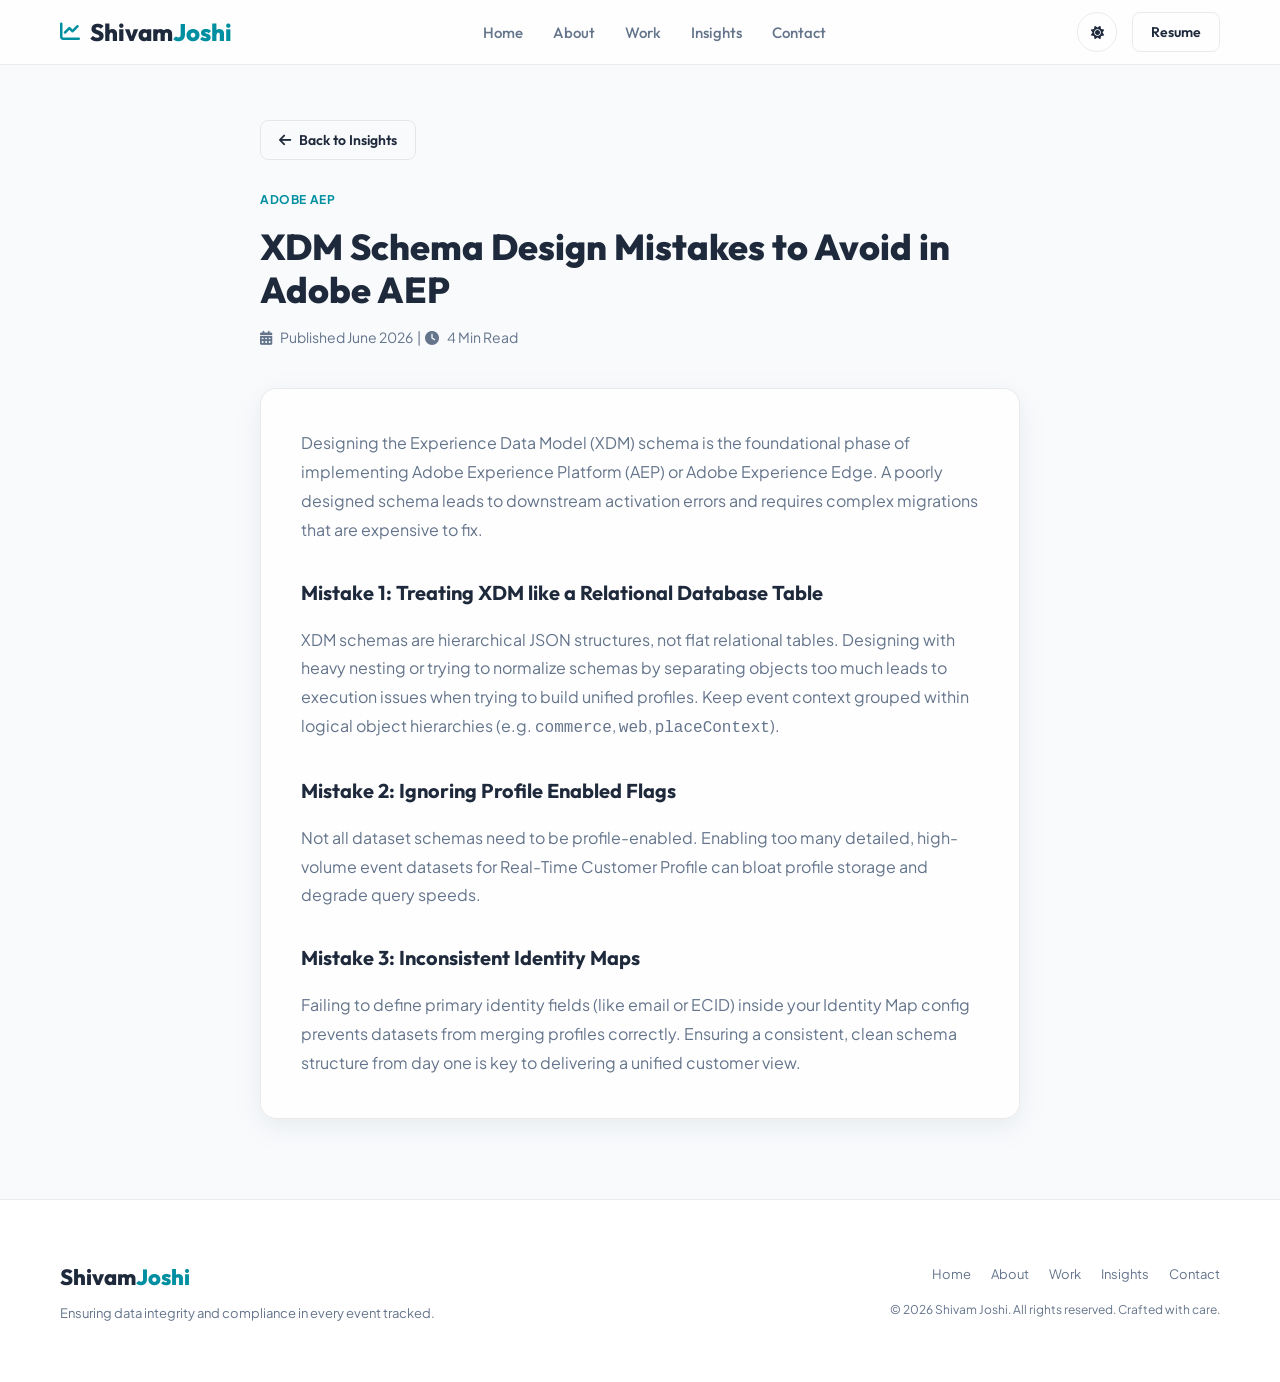
<file: insights/xdm-schema-design.html>
<!DOCTYPE html>
<html lang="en" data-theme="dark">
<head>
    <meta charset="UTF-8">
    <meta name="viewport" content="width=device-width, initial-scale=1.0">
    <title>XDM Schema Design Mistakes to Avoid in Adobe AEP | Shivam Joshi</title>
    
    <!-- SEO Meta Tags -->
    <meta name="description" content="Best practices and schemas design mistakes to avoid when architecting Experience Data Model (XDM) in Adobe Experience Platform.">
    <meta name="author" content="Shivam Joshi">

    <!-- Fonts & Icons -->
    <link rel="preconnect" href="https://fonts.googleapis.com">
    <link rel="preconnect" href="https://fonts.gstatic.com" crossorigin>
    <link href="https://fonts.googleapis.com/css2?family=Outfit:wght@300;400;500;600;700;800&family=Plus+Jakarta+Sans:wght@300;400;500;600;700&display=swap" rel="stylesheet">
    <link rel="stylesheet" href="https://cdnjs.cloudflare.com/ajax/libs/font-awesome/6.4.0/css/all.min.css">
    
    <!-- Stylesheets -->
    <link rel="stylesheet" href="../assets/css/global.css">
    <link rel="stylesheet" href="../assets/css/insights.css">
</head>
<body>
    <!-- Navigation -->
    <header class="navbar" id="navbar">
        <div class="nav-container">
            <a href="../index.html" class="nav-logo">
                <span class="logo-icon"><i class="fa-solid fa-chart-line"></i></span>
                <span class="logo-text">Shivam<span>Joshi</span></span>
            </a>
            
            <nav class="nav-menu" id="nav-menu">
                <ul class="nav-list">
                    <li><a href="../index.html" class="nav-link">Home</a></li>
                    <li><a href="../about.html" class="nav-link">About</a></li>
                    <li><a href="../work.html" class="nav-link">Work</a></li>
                    <li><a href="../insights.html" class="nav-link">Insights</a></li>
                    <li><a href="../contact.html" class="nav-link">Contact</a></li>
                </ul>
            </nav>
            
            <div class="nav-actions">
                <button class="theme-toggle" id="theme-toggle" aria-label="Toggle dark/light theme">
                    <i class="fa-solid fa-moon moon-icon"></i>
                    <i class="fa-solid fa-sun sun-icon"></i>
                </button>
                <a href="../assets/resume/Shivam_Joshi_Resume.pdf" target="_blank" class="btn btn-outline btn-sm nav-cta">Resume</a>
                <button class="menu-toggle" id="menu-toggle" aria-label="Toggle navigation menu">
                    <span class="bar"></span>
                    <span class="bar"></span>
                    <span class="bar"></span>
                </button>
            </div>
        </div>
    </header>

    <main style="padding-bottom: 80px; padding-top: 40px;">
        <article class="container" style="max-width: 800px;">
            <!-- Breadcrumbs / Back button -->
            <div style="margin-bottom: 30px;">
                <a href="../insights.html" class="btn btn-outline btn-sm" style="gap: 8px;"><i class="fa-solid fa-arrow-left"></i> Back to Insights</a>
            </div>
            
            <!-- Article Header -->
            <div class="section-header" style="margin-bottom: 40px; text-align: left;">
                <span class="insight-category" style="font-size: 12px; margin-bottom: 15px;">Adobe AEP</span>
                <h1 style="font-family: var(--font-heading); font-size: 36px; font-weight: 800; line-height: 1.2; margin-bottom: 15px;">XDM Schema Design Mistakes to Avoid in Adobe AEP</h1>
                <p style="color: var(--text-muted); font-size: 14px;"><i class="fa-solid fa-calendar-days" style="margin-right: 6px;"></i> Published June 2026 &nbsp;|&nbsp; <i class="fa-solid fa-clock" style="margin-right: 6px;"></i> 4 Min Read</p>
            </div>

            <!-- Content Area -->
            <div class="glass" style="padding: 40px; line-height: 1.8; color: var(--text-muted); font-size: 16px;">
                <p style="margin-bottom: 20px;">
                    Designing the Experience Data Model (XDM) schema is the foundational phase of implementing Adobe Experience Platform (AEP) or Adobe Experience Edge. A poorly designed schema leads to downstream activation errors and requires complex migrations that are expensive to fix.
                </p>
                <h3 style="font-family: var(--font-heading); color: var(--text-main); font-size: 20px; font-weight: 700; margin: 30px 0 15px;">Mistake 1: Treating XDM like a Relational Database Table</h3>
                <p style="margin-bottom: 20px;">
                    XDM schemas are hierarchical JSON structures, not flat relational tables. Designing with heavy nesting or trying to normalize schemas by separating objects too much leads to execution issues when trying to build unified profiles. Keep event context grouped within logical object hierarchies (e.g. <code>commerce</code>, <code>web</code>, <code>placeContext</code>).
                </p>
                <h3 style="font-family: var(--font-heading); color: var(--text-main); font-size: 20px; font-weight: 700; margin: 30px 0 15px;">Mistake 2: Ignoring Profile Enabled Flags</h3>
                <p style="margin-bottom: 20px;">
                    Not all dataset schemas need to be profile-enabled. Enabling too many detailed, high-volume event datasets for Real-Time Customer Profile can bloat profile storage and degrade query speeds.
                </p>
                <h3 style="font-family: var(--font-heading); color: var(--text-main); font-size: 20px; font-weight: 700; margin: 30px 0 15px;">Mistake 3: Inconsistent Identity Maps</h3>
                <p>
                    Failing to define primary identity fields (like email or ECID) inside your Identity Map config prevents datasets from merging profiles correctly. Ensuring a consistent, clean schema structure from day one is key to delivering a unified customer view.
                </p>
            </div>
        </article>
    </main>

    <!-- Footer -->
    <footer class="footer">
        <div class="container footer-container">
            <div class="footer-left">
                <a href="../index.html" class="footer-logo">Shivam<span>Joshi</span></a>
                <p>Ensuring data integrity and compliance in every event tracked.</p>
            </div>
            <div class="footer-right">
                <div class="footer-links">
                    <a href="../index.html">Home</a>
                    <a href="../about.html">About</a>
                    <a href="../work.html">Work</a>
                    <a href="../insights.html">Insights</a>
                    <a href="../contact.html">Contact</a>
                </div>
                <p class="copyright">&copy; <span id="current-year">2026</span> Shivam Joshi. All rights reserved. Crafted with care.</p>
            </div>
        </div>
    </footer>

    <!-- Scripts -->
    <script src="../assets/js/global.js"></script>
</body>
</html>
</file>
<file: assets/css/global.css>
/* CSS Reset & Variable Tokens */
:root {
    /* Fonts */
    --font-heading: 'Outfit', sans-serif;
    --font-body: 'Plus Jakarta Sans', sans-serif;
    
    /* Animation Speeds */
    --transition-fast: 0.2s ease;
    --transition-normal: 0.3s ease;
    --transition-slow: 0.5s ease;
    
    /* Spacings */
    --container-max-width: 1200px;
    --section-padding: 100px 20px;
    --section-padding-mobile: 60px 15px;
    
    /* Dark Theme Default Tokens */
    --bg-base: #080b11;
    --bg-surface: #0f1422;
    --bg-surface-glass: rgba(15, 20, 34, 0.7);
    --border-color: rgba(255, 255, 255, 0.08);
    --border-color-glow: rgba(0, 242, 254, 0.15);
    
    --primary: #00f2fe;
    --primary-hover: #4facfe;
    --primary-rgb: 0, 242, 254;
    
    --text-main: #f3f4f6;
    --text-muted: #9ca3af;
    --text-inverse: #0b0f19;
    
    /* Accents */
    --accent-orange: #ff5858;
    --accent-blue: #4facfe;
    --accent-green: #00cdac;
    
    /* Shadows */
    --shadow-sm: 0 2px 8px rgba(0, 0, 0, 0.2);
    --shadow-md: 0 8px 32px rgba(0, 0, 0, 0.3);
    --shadow-lg: 0 12px 48px rgba(0, 0, 0, 0.4);
    --shadow-glow: 0 0 25px rgba(0, 242, 254, 0.25);
    --shadow-glow-purple: 0 0 25px rgba(248, 87, 166, 0.25);
}

/* Light Theme Tokens override */
[data-theme="light"] {
    --bg-base: #f8fafc;
    --bg-surface: #ffffff;
    --bg-surface-glass: rgba(255, 255, 255, 0.8);
    --border-color: rgba(0, 0, 0, 0.08);
    --border-color-glow: rgba(0, 205, 172, 0.15);
    
    --primary: #008fa0;
    --primary-hover: #006f7c;
    --primary-rgb: 0, 143, 160;
    
    --text-main: #1e293b;
    --text-muted: #64748b;
    --text-inverse: #ffffff;
    
    /* Shadows */
    --shadow-sm: 0 2px 8px rgba(0, 0, 0, 0.05);
    --shadow-md: 0 8px 24px rgba(149, 157, 165, 0.15);
    --shadow-lg: 0 12px 36px rgba(149, 157, 165, 0.2);
    --shadow-glow: 0 0 20px rgba(0, 143, 160, 0.15);
    --shadow-glow-purple: 0 0 20px rgba(161, 140, 209, 0.15);
}

* {
    margin: 0;
    padding: 0;
    box-sizing: border-box;
    scroll-behavior: smooth;
}

body {
    background-color: var(--bg-base);
    color: var(--text-main);
    font-family: var(--font-body);
    line-height: 1.6;
    overflow-x: hidden;
    transition: background-color var(--transition-normal), color var(--transition-normal);
    padding-top: 80px; /* Offset for fixed header on non-landing sections */
}

/* For Home Landing Page we want to reset body padding top */
body.home-page {
    padding-top: 0;
}

a {
    color: inherit;
    text-decoration: none;
    transition: color var(--transition-fast);
}

/* Containers & Base Layout */
.container {
    width: 100%;
    max-width: var(--container-max-width);
    margin: 0 auto;
    padding: 0 20px;
}

section {
    padding: var(--section-padding);
    position: relative;
}

/* Scroll Animation Classes */
.scroll-reveal {
    opacity: 0;
    transform: translateY(30px);
    transition: opacity 0.8s ease, transform 0.8s ease;
}

.scroll-reveal.left {
    transform: translateX(-40px);
}

.scroll-reveal.right {
    transform: translateX(40px);
}

.scroll-reveal.active {
    opacity: 1;
    transform: translate(0) !important;
}

/* Text Gradients */
.text-gradient {
    background: linear-gradient(135deg, var(--primary) 0%, #a18cd1 100%);
    -webkit-background-clip: text;
    -webkit-text-fill-color: transparent;
    background-clip: text;
}

/* Buttons */
.btn {
    display: inline-flex;
    align-items: center;
    justify-content: center;
    padding: 12px 28px;
    font-family: var(--font-heading);
    font-size: 15px;
    font-weight: 600;
    border-radius: 8px;
    transition: all var(--transition-normal);
    cursor: pointer;
    border: none;
}

.btn-primary {
    background-color: var(--primary);
    color: var(--text-inverse);
    box-shadow: var(--shadow-sm);
}

.btn-primary:hover {
    background-color: var(--primary-hover);
    transform: translateY(-2px);
    box-shadow: var(--shadow-glow);
}

.btn-outline {
    background-color: transparent;
    color: var(--text-main);
    border: 1px solid var(--border-color);
}

.btn-outline:hover {
    background-color: rgba(255, 255, 255, 0.05);
    border-color: var(--primary);
    transform: translateY(-2px);
}

.btn-sm {
    padding: 8px 18px;
    font-size: 14px;
}

.btn-block {
    width: 100%;
}

/* Glassmorphism Containers */
.glass {
    background: var(--bg-surface-glass);
    backdrop-filter: blur(12px);
    -webkit-backdrop-filter: blur(12px);
    border: 1px solid var(--border-color);
    border-radius: 16px;
    box-shadow: var(--shadow-md);
    transition: border-color var(--transition-normal), box-shadow var(--transition-normal);
}

.glass:hover {
    border-color: var(--border-color-glow);
    box-shadow: var(--shadow-lg);
}

/* Header & Navigation */
.navbar {
    position: fixed;
    top: 0;
    left: 0;
    width: 100%;
    z-index: 1000;
    padding: 20px 0;
    transition: padding var(--transition-normal), background-color var(--transition-normal);
}

.navbar.scrolled, body:not(.home-page) .navbar {
    padding: 12px 0;
    background: var(--bg-surface-glass);
    backdrop-filter: blur(16px);
    -webkit-backdrop-filter: blur(16px);
    border-bottom: 1px solid var(--border-color);
}

.nav-container {
    display: flex;
    align-items: center;
    justify-content: space-between;
    max-width: var(--container-max-width);
    margin: 0 auto;
    padding: 0 20px;
}

.nav-logo {
    display: flex;
    align-items: center;
    gap: 10px;
    font-family: var(--font-heading);
    font-size: 24px;
    font-weight: 800;
}

.logo-icon {
    color: var(--primary);
    font-size: 20px;
}

.nav-logo span span {
    color: var(--primary);
}

.nav-menu {
    display: flex;
}

.nav-list {
    display: flex;
    gap: 30px;
    list-style: none;
}

.nav-link {
    font-family: var(--font-heading);
    font-size: 15px;
    font-weight: 500;
    color: var(--text-muted);
    position: relative;
    padding: 5px 0;
}

.nav-link:hover, .nav-link.active {
    color: var(--text-main);
}

.nav-link::after {
    content: '';
    position: absolute;
    bottom: 0;
    left: 0;
    width: 0;
    height: 2px;
    background-color: var(--primary);
    transition: width var(--transition-normal);
}

.nav-link:hover::after, .nav-link.active::after {
    width: 100%;
}

.nav-actions {
    display: flex;
    align-items: center;
    gap: 15px;
}

.theme-toggle {
    background: transparent;
    border: 1px solid var(--border-color);
    color: var(--text-main);
    width: 40px;
    height: 40px;
    border-radius: 50%;
    display: flex;
    align-items: center;
    justify-content: center;
    cursor: pointer;
    transition: all var(--transition-normal);
}

.theme-toggle:hover {
    border-color: var(--primary);
    color: var(--primary);
    transform: rotate(15deg);
}

.sun-icon {
    display: none;
}

[data-theme="light"] .moon-icon {
    display: none;
}

[data-theme="light"] .sun-icon {
    display: block;
}

.menu-toggle {
    display: none;
    flex-direction: column;
    gap: 5px;
    background: transparent;
    border: none;
    cursor: pointer;
}

.menu-toggle .bar {
    width: 25px;
    height: 2px;
    background-color: var(--text-main);
    transition: all var(--transition-normal);
}

/* Section Header Style */
.section-header {
    margin-bottom: 60px;
}

.section-title {
    font-family: var(--font-heading);
    font-size: 38px;
    font-weight: 800;
    margin-bottom: 10px;
}

.section-divider {
    width: 60px;
    height: 3px;
    background-color: var(--primary);
    margin: 0 auto 15px;
    border-radius: 10px;
}

.section-subtitle {
    color: var(--text-muted);
    font-size: 16px;
    max-width: 600px;
    margin: 0 auto;
}

.text-center { text-align: center; }

/* Footer Section */
.footer {
    background-color: var(--bg-surface);
    border-top: 1px solid var(--border-color);
    padding: 60px 0;
}

.footer-container {
    display: flex;
    justify-content: space-between;
    align-items: center;
}

.footer-logo {
    font-family: var(--font-heading);
    font-size: 22px;
    font-weight: 800;
    margin-bottom: 8px;
    display: inline-block;
}

.footer-logo span {
    color: var(--primary);
}

.footer-left p {
    font-size: 13px;
    color: var(--text-muted);
}

.footer-right {
    display: flex;
    flex-direction: column;
    align-items: flex-end;
    gap: 15px;
}

.footer-links {
    display: flex;
    gap: 20px;
}

.footer-links a {
    font-size: 13px;
    color: var(--text-muted);
}

.footer-links a:hover {
    color: var(--primary);
}

.copyright {
    font-size: 12px;
    color: var(--text-muted);
}

/* Success Modal */
.modal {
    position: fixed;
    top: 0;
    left: 0;
    width: 100%;
    height: 100%;
    z-index: 1100;
    display: flex;
    align-items: center;
    justify-content: center;
    background: rgba(0, 0, 0, 0.6);
    opacity: 0;
    pointer-events: none;
    transition: opacity var(--transition-normal);
}

.modal.active {
    opacity: 1;
    pointer-events: auto;
}

.modal-content {
    width: 90%;
    max-width: 400px;
    padding: 40px;
    text-align: center;
    position: relative;
    transform: scale(0.8);
    transition: transform var(--transition-normal);
}

.modal.active .modal-content {
    transform: scale(1);
}

.modal-close {
    position: absolute;
    top: 15px;
    right: 20px;
    background: transparent;
    border: none;
    font-size: 24px;
    color: var(--text-muted);
    cursor: pointer;
}

.modal-icon {
    font-size: 50px;
    color: var(--accent-green);
    margin-bottom: 20px;
}

.modal-content h2 {
    font-family: var(--font-heading);
    font-size: 24px;
    margin-bottom: 10px;
}

.modal-content p {
    color: var(--text-muted);
    font-size: 14px;
    margin-bottom: 25px;
}

/* Responsive Media Overrides */
@media (max-width: 1024px) {
    .footer-container {
        flex-direction: column;
        gap: 30px;
        text-align: center;
    }
    
    .footer-right {
        align-items: center;
    }
}

@media (max-width: 768px) {
    section { padding: var(--section-padding-mobile); }
    
    .menu-toggle { display: flex; }
    
    .nav-menu {
        position: fixed;
        top: 80px;
        left: -100%;
        width: 100%;
        height: calc(100vh - 80px);
        background-color: var(--bg-base);
        flex-direction: column;
        align-items: center;
        padding-top: 50px;
        transition: left var(--transition-normal);
        z-index: 999;
        border-top: 1px solid var(--border-color);
    }
    
    .nav-menu.active {
        left: 0;
    }
    
    .nav-list {
        flex-direction: column;
        align-items: center;
        gap: 35px;
    }
    
    .nav-link {
        font-size: 18px;
    }
    
    .nav-cta {
        display: none;
    }
}
</file>
<file: assets/css/home.css>
/* Hero Section */
.hero-section {
    min-height: 100vh;
    display: flex;
    align-items: center;
    padding-top: 120px;
}

.hero-bg-glow {
    position: absolute;
    width: 500px;
    height: 500px;
    top: 10%;
    right: -100px;
    background: radial-gradient(circle, rgba(var(--primary-rgb), 0.15) 0%, rgba(161, 140, 209, 0.05) 50%, rgba(0,0,0,0) 100%);
    z-index: 1;
    pointer-events: none;
}

.hero-container {
    display: grid;
    grid-template-columns: 1.2fr 1fr;
    gap: 60px;
    align-items: center;
    position: relative;
    z-index: 2;
}

.hero-content {
    display: flex;
    flex-direction: column;
}

.badge-certified {
    display: inline-flex;
    align-items: center;
    gap: 8px;
    padding: 6px 16px;
    background: rgba(var(--primary-rgb), 0.1);
    border: 1px solid rgba(var(--primary-rgb), 0.2);
    border-radius: 50px;
    color: var(--primary);
    font-size: 13px;
    font-weight: 600;
    width: fit-content;
    margin-bottom: 25px;
}

.hero-title {
    font-family: var(--font-heading);
    font-size: 64px;
    font-weight: 800;
    line-height: 1.1;
    margin-bottom: 15px;
}

.hero-subtitle {
    font-family: var(--font-heading);
    font-size: 28px;
    font-weight: 600;
    margin-bottom: 25px;
}

.hero-desc {
    font-size: 16px;
    color: var(--text-muted);
    margin-bottom: 35px;
    max-width: 550px;
}

.hero-actions {
    display: flex;
    gap: 20px;
    margin-bottom: 40px;
}

.hero-socials {
    display: flex;
    gap: 15px;
}

.hero-socials a {
    width: 44px;
    height: 44px;
    border-radius: 50%;
    border: 1px solid var(--border-color);
    display: flex;
    align-items: center;
    justify-content: center;
    font-size: 16px;
    color: var(--text-muted);
    transition: all var(--transition-normal);
}

.hero-socials a:hover {
    color: var(--primary);
    border-color: var(--primary);
    transform: translateY(-3px);
}

/* Custom GTM Server-Side SVG Animation */
.hero-visual {
    display: flex;
    justify-content: center;
}

.visual-card {
    width: 100%;
    max-width: 450px;
    padding: 20px;
}

.visual-header {
    display: flex;
    align-items: center;
    gap: 8px;
    border-bottom: 1px solid var(--border-color);
    padding-bottom: 12px;
    margin-bottom: 20px;
}

.visual-header .circle {
    width: 10px;
    height: 10px;
    border-radius: 50%;
}

.visual-header .red { background-color: #ff5f56; }
.visual-header .yellow { background-color: #ffbd2e; }
.visual-header .green { background-color: #27c93f; }

.panel-title {
    font-family: var(--font-heading);
    font-size: 12px;
    color: var(--text-muted);
    margin-left: 10px;
}

/* SVG Particle and Node Styling */
.data-flow-svg {
    width: 100%;
    height: auto;
}

.node circle {
    stroke: rgba(255,255,255,0.1);
    stroke-width: 1px;
}

.node text {
    font-family: var(--font-heading);
    pointer-events: none;
}

/* Keyframe animations */
@keyframes dash {
    to {
        stroke-dashoffset: -40px;
    }
}

.flow-line-1 { animation: dash 2s linear infinite; }
.flow-line-2 { animation: dash 1.5s linear infinite; }
.flow-line-3 { animation: dash 1.5s linear infinite; }

@keyframes flowParticle1 {
    0% { offset-distance: 0%; opacity: 0; }
    10% { opacity: 1; }
    90% { opacity: 1; }
    100% { offset-distance: 100%; opacity: 0; }
}

.particle-1 {
    motion-path: path("M 80 120 L 165 120");
    offset-path: path("M 80 120 L 165 120");
    animation: flowParticle1 3s ease-in-out infinite;
}

.particle-2 {
    motion-path: path("M 235 120 L 315 65");
    offset-path: path("M 235 120 L 315 65");
    animation: flowParticle1 2s ease-in-out infinite 0.7s;
}

.particle-3 {
    motion-path: path("M 235 120 L 315 175");
    offset-path: path("M 235 120 L 315 175");
    animation: flowParticle1 2s ease-in-out infinite 1.3s;
}

@keyframes pulseGlow {
    0% { transform: scale(1); filter: drop-shadow(0 0 5px rgba(var(--primary-rgb), 0.2)); }
    50% { transform: scale(1.05); filter: drop-shadow(0 0 15px rgba(var(--primary-rgb), 0.5)); }
    100% { transform: scale(1); filter: drop-shadow(0 0 5px rgba(var(--primary-rgb), 0.2)); }
}

.server-node {
    transform-origin: 200px 120px;
    animation: pulseGlow 4s ease-in-out infinite;
}

/* Stats Section */
.stats-section {
    padding: 40px 0;
    margin-top: -40px;
    z-index: 10;
}

.stats-container {
    display: grid;
    grid-template-columns: repeat(4, 1fr);
    gap: 20px;
}

.stat-card {
    display: flex;
    align-items: center;
    gap: 15px;
    padding: 24px;
}

.stat-icon {
    font-size: 24px;
    color: var(--primary);
    background: rgba(var(--primary-rgb), 0.1);
    width: 50px;
    height: 50px;
    border-radius: 12px;
    display: flex;
    align-items: center;
    justify-content: center;
}

.stat-number {
    display: block;
    font-family: var(--font-heading);
    font-size: 28px;
    font-weight: 800;
    line-height: 1.2;
}

.stat-label {
    font-size: 13px;
    color: var(--text-muted);
}

/* Responsive Styles for Home page */
@media (max-width: 1024px) {
    .hero-title { font-size: 50px; }
    .hero-container { gap: 40px; }
    .stats-container { grid-template-columns: repeat(2, 1fr); }
}

@media (max-width: 768px) {
    .hero-container {
        grid-template-columns: 1fr;
        padding-top: 40px;
        text-align: center;
        gap: 40px;
    }
    
    .badge-certified {
        margin: 0 auto 20px;
    }
    
    .hero-desc {
        margin: 0 auto 30px;
    }
    
    .hero-actions {
        justify-content: center;
    }
    
    .hero-socials {
        justify-content: center;
    }
}

@media (max-width: 480px) {
    .hero-title { font-size: 40px; }
    .hero-subtitle { font-size: 22px; }
    .stats-container { grid-template-columns: 1fr; }
    .hero-actions { flex-direction: column; gap: 10px; }
    .hero-actions .btn { width: 100%; }
}
</file>
<file: assets/css/about.css>
/* About Section */
.about-grid {
    display: grid;
    grid-template-columns: 1fr 1.3fr;
    gap: 60px;
    align-items: center;
}

.about-img-wrapper {
    position: relative;
    max-width: 380px;
    margin: 0 auto;
}

.about-img {
    width: 100%;
    border-radius: 20px;
    display: block;
    border: 1px solid var(--border-color);
    position: relative;
    z-index: 2;
}

.img-border-decor {
    position: absolute;
    width: 100%;
    height: 100%;
    border: 2px solid var(--primary);
    border-radius: 20px;
    top: 15px;
    left: 15px;
    z-index: 1;
}

.about-details h3 {
    font-family: var(--font-heading);
    font-size: 28px;
    font-weight: 700;
    margin-bottom: 15px;
}

.about-details p {
    color: var(--text-muted);
    margin-bottom: 20px;
}

.about-badges {
    display: flex;
    flex-wrap: wrap;
    gap: 12px;
    margin-bottom: 30px;
}

.about-badge-item {
    display: inline-flex;
    align-items: center;
    gap: 8px;
    padding: 8px 16px;
    background: var(--bg-surface);
    border: 1px solid var(--border-color);
    border-radius: 8px;
    font-size: 13px;
    font-weight: 500;
}

.about-badge-item i {
    color: var(--primary);
}

.about-info-list {
    display: flex;
    flex-direction: column;
    gap: 12px;
}

.info-item {
    display: flex;
    border-bottom: 1px solid var(--border-color);
    padding-bottom: 8px;
}

.info-label {
    width: 120px;
    font-weight: 600;
    color: var(--text-muted);
}

.info-value a {
    color: var(--primary);
}

/* Skills Section */
.skills-grid {
    display: grid;
    grid-template-columns: repeat(2, 1fr);
    gap: 30px;
}

.skills-card {
    padding: 30px;
}

.skills-card-icon {
    font-size: 32px;
    color: var(--primary);
    margin-bottom: 15px;
}

.skills-card h3 {
    font-family: var(--font-heading);
    font-size: 22px;
    margin-bottom: 25px;
}

.skills-list {
    list-style: none;
    display: flex;
    flex-direction: column;
    gap: 20px;
}

.skill-name-percent {
    display: flex;
    justify-content: space-between;
    font-size: 14px;
    font-weight: 500;
    margin-bottom: 8px;
}

.skill-progress-bar {
    width: 100%;
    height: 6px;
    background-color: rgba(255, 255, 255, 0.05);
    border-radius: 10px;
    overflow: hidden;
}

[data-theme="light"] .skill-progress-bar {
    background-color: rgba(0, 0, 0, 0.05);
}

.skill-progress {
    height: 100%;
    background-color: var(--primary);
    border-radius: 10px;
    transform: scaleX(0);
    transform-origin: left;
    transition: transform 1.5s cubic-bezier(0.1, 1, 0.1, 1);
}

/* Trigger reveal animations */
.scroll-reveal.active .skill-progress {
    transform: scaleX(1);
}

/* Career & Education Timeline */
.timeline {
    position: relative;
    max-width: 900px;
    margin: 0 auto;
}

.timeline::after {
    content: '';
    position: absolute;
    width: 2px;
    background-color: var(--border-color);
    top: 0;
    bottom: 0;
    left: 50%;
    transform: translateX(-50%);
}

.timeline-item {
    padding: 10px 40px;
    position: relative;
    width: 50%;
}

.timeline-item.left {
    left: 0;
}

.timeline-item.right {
    left: 50%;
}

.timeline-dot {
    position: absolute;
    width: 16px;
    height: 16px;
    border-radius: 50%;
    background-color: var(--primary);
    border: 3px solid var(--bg-base);
    top: 25px;
    right: -8px;
    z-index: 5;
    box-shadow: 0 0 0 4px rgba(var(--primary-rgb), 0.1);
}

.timeline-item.right .timeline-dot {
    left: -8px;
    right: auto;
}

.timeline-date {
    font-family: var(--font-heading);
    font-size: 14px;
    font-weight: 700;
    color: var(--primary);
    margin-bottom: 8px;
}

.timeline-content {
    padding: 24px;
    border-radius: 12px;
}

.timeline-content h3 {
    font-family: var(--font-heading);
    font-size: 18px;
    margin-bottom: 5px;
}

.timeline-institution {
    display: block;
    font-size: 13px;
    color: var(--text-muted);
    font-weight: 500;
    margin-bottom: 12px;
}

.timeline-progression {
    display: inline-block;
    font-size: 12px;
    padding: 2px 10px;
    border-radius: 4px;
    background: rgba(var(--primary-rgb), 0.1);
    color: var(--primary);
    font-weight: 600;
    margin-bottom: 12px;
}

.timeline-metric {
    display: inline-flex;
    align-items: center;
    gap: 6px;
    font-size: 13px;
    color: var(--accent-green);
    font-weight: 600;
    margin-bottom: 10px;
}

.timeline-details ul {
    list-style: none;
}

.timeline-details li {
    font-size: 13px;
    color: var(--text-muted);
    margin-bottom: 8px;
    position: relative;
    padding-left: 15px;
}

.timeline-details li::before {
    content: '•';
    color: var(--primary);
    font-weight: bold;
    position: absolute;
    left: 0;
    top: 0;
}

/* Responsive Styles for About page */
@media (max-width: 1024px) {
    .about-grid { grid-template-columns: 1fr; gap: 40px; }
    .about-img-wrapper { max-width: 300px; }
    .skills-grid { grid-template-columns: 1fr; }
}

@media (max-width: 768px) {
    /* Timeline Mobile */
    .timeline::after {
        left: 31px;
    }
    
    .timeline-item {
        width: 100%;
        padding-left: 55px;
        padding-right: 0;
    }
    
    .timeline-item.left, .timeline-item.right {
        left: 0;
    }
    
    .timeline-dot {
        left: 22px;
        right: auto;
    }
    
    .timeline-item.right .timeline-dot {
        left: 22px;
    }
    
    .timeline-date {
        position: relative;
        left: 0;
        top: 0;
        margin-bottom: 5px;
    }
}
</file>
<file: assets/css/contact.css>
/* Availability / Open To Banner */
.availability-section {
    padding: 20px 0 60px;
    position: relative;
    z-index: 5;
}

.availability-card {
    padding: 40px;
    display: flex;
    align-items: center;
    justify-content: space-between;
    gap: 40px;
    position: relative;
    overflow: hidden;
}

.availability-card::before {
    content: '';
    position: absolute;
    left: 0;
    top: 0;
    height: 100%;
    width: 4px;
    background: linear-gradient(to bottom, var(--primary), #a18cd1);
}

.availability-content {
    max-width: 700px;
}

.availability-status-pulse {
    display: inline-flex;
    align-items: center;
    gap: 8px;
    font-size: 12px;
    font-weight: 700;
    color: var(--accent-green);
    text-transform: uppercase;
    margin-bottom: 15px;
}

.pulse-ring {
    width: 8px;
    height: 8px;
    border-radius: 50%;
    background-color: var(--accent-green);
    position: relative;
}

.pulse-ring::after {
    content: '';
    position: absolute;
    width: 100%;
    height: 100%;
    border-radius: 50%;
    background-color: var(--accent-green);
    animation: pulseRing 1.8s cubic-bezier(0.4, 0, 0.6, 1) infinite;
    left: 0;
    top: 0;
}

@keyframes pulseRing {
    0% { transform: scale(1); opacity: 0.8; }
    100% { transform: scale(3); opacity: 0; }
}

.availability-content h2 {
    font-family: var(--font-heading);
    font-size: 26px;
    font-weight: 800;
    margin-bottom: 10px;
}

.availability-content p {
    font-size: 14px;
    color: var(--text-muted);
    line-height: 1.6;
}

.availability-action {
    flex-shrink: 0;
}

/* Free Audit Callout Box */
.audit-callout-box {
    max-width: 900px;
    margin: 0 auto 50px;
    padding: 30px;
    display: flex;
    align-items: center;
    justify-content: space-between;
    gap: 30px;
    border: 1px dashed rgba(var(--primary-rgb), 0.35);
    background: rgba(var(--primary-rgb), 0.03);
    z-index: 5;
    position: relative;
}

[data-theme="light"] .audit-callout-box {
    background: rgba(var(--primary-rgb), 0.02);
}

.audit-badge {
    display: inline-flex;
    align-items: center;
    gap: 6px;
    font-size: 11px;
    font-weight: 700;
    text-transform: uppercase;
    color: var(--primary);
    background: rgba(var(--primary-rgb), 0.1);
    padding: 4px 10px;
    border-radius: 4px;
    margin-bottom: 12px;
    width: fit-content;
}

.badge-dot {
    width: 6px;
    height: 6px;
    border-radius: 50%;
    background-color: var(--primary);
    display: inline-block;
}

.audit-content {
    max-width: 600px;
}

.audit-content h3 {
    font-family: var(--font-heading);
    font-size: 20px;
    font-weight: 700;
    margin-bottom: 8px;
}

.audit-content p {
    font-size: 13.5px;
    color: var(--text-muted);
    line-height: 1.5;
}

.audit-cta-btn {
    flex-shrink: 0;
}

/* Contact Section Grid & Elements */
.contact-grid {
    display: grid;
    grid-template-columns: 1fr 1.3fr;
    gap: 60px;
    position: relative;
    z-index: 5;
}

.contact-intro {
    color: var(--text-muted);
    margin-bottom: 30px;
}

.contact-details-list {
    display: flex;
    flex-direction: column;
    gap: 25px;
}

.contact-detail-item {
    display: flex;
    align-items: flex-start;
    gap: 15px;
}

.detail-icon {
    width: 44px;
    height: 44px;
    background: rgba(var(--primary-rgb), 0.1);
    border: 1px solid rgba(var(--primary-rgb), 0.2);
    color: var(--primary);
    border-radius: 50%;
    display: flex;
    align-items: center;
    justify-content: center;
    font-size: 16px;
    flex-shrink: 0;
}

.detail-text h4 {
    font-family: var(--font-heading);
    font-size: 15px;
    margin-bottom: 2px;
}

.detail-text a, .detail-text p {
    font-size: 14px;
    color: var(--text-muted);
}

.detail-text a:hover {
    color: var(--primary);
}

.contact-form-wrapper {
    padding: 40px;
}

.contact-form {
    display: flex;
    flex-direction: column;
    gap: 20px;
}

.form-group {
    display: flex;
    flex-direction: column;
    gap: 6px;
}

.form-row {
    display: grid;
    grid-template-columns: 1fr 1fr;
    gap: 20px;
}

.form-group label {
    font-size: 13px;
    font-weight: 600;
    color: var(--text-muted);
}

.input-wrapper {
    position: relative;
}

.input-icon {
    position: absolute;
    left: 15px;
    top: 50%;
    transform: translateY(-50%);
    color: var(--text-muted);
    font-size: 14px;
    transition: color var(--transition-fast);
}

.textarea-icon {
    top: 20px;
    transform: none;
}

.input-wrapper input, .input-wrapper textarea {
    width: 100%;
    padding: 12px 15px 12px 42px;
    background-color: rgba(255, 255, 255, 0.03);
    border: 1px solid var(--border-color);
    border-radius: 8px;
    color: var(--text-main);
    font-family: var(--font-body);
    font-size: 14px;
    transition: all var(--transition-fast);
}

[data-theme="light"] .input-wrapper input, [data-theme="light"] .input-wrapper textarea {
    background-color: rgba(0, 0, 0, 0.02);
}

.input-wrapper input:focus, .input-wrapper textarea:focus {
    outline: none;
    border-color: var(--primary);
    background-color: rgba(var(--primary-rgb), 0.02);
    box-shadow: 0 0 0 3px rgba(var(--primary-rgb), 0.1);
}

.input-wrapper input:focus + .input-icon, .input-wrapper textarea:focus + .input-icon {
    color: var(--primary);
}

.loading-spinner {
    display: none;
}

.form-submit-btn.loading .submit-text {
    display: none;
}

.form-submit-btn.loading .loading-spinner {
    display: inline-block;
}

/* Responsive Overrides for Contact Page */
@media (max-width: 1024px) {
    .contact-grid {
        grid-template-columns: 1fr;
        gap: 40px;
    }
    .availability-card {
        flex-direction: column;
        align-items: flex-start;
        gap: 24px;
    }
    .availability-action {
        width: 100%;
    }
    .availability-action .btn {
        width: 100%;
    }
    .audit-callout-box {
        flex-direction: column;
        align-items: flex-start;
        gap: 20px;
    }
    .audit-cta-btn {
        width: 100%;
    }
}

@media (max-width: 768px) {
    .form-row {
        grid-template-columns: 1fr;
    }
    .contact-form-wrapper {
        padding: 24px;
    }
    .availability-card {
        padding: 24px;
    }
    .availability-content h2 {
        font-size: 20px;
    }
    .audit-callout-box {
        padding: 20px;
        margin-bottom: 35px;
    }
    .audit-content h3 {
        font-size: 18px;
    }
}
</file>
<file: assets/css/insights.css>
/* Insights Section */
.insights-section {
    position: relative;
    z-index: 5;
}

/* Category Filter Bar */
.filter-bar {
    display: flex;
    justify-content: center;
    flex-wrap: wrap;
    gap: 12px;
    margin-bottom: 50px;
}

.filter-btn {
    font-family: var(--font-heading);
    font-size: 14px;
    font-weight: 600;
    padding: 8px 22px;
    border: 1px solid var(--border-color);
    border-radius: 30px;
    background: transparent;
    color: var(--text-muted);
    cursor: pointer;
    transition: all var(--transition-normal);
    outline: none;
}

.filter-btn:hover, .filter-btn.active {
    color: var(--text-main);
    border-color: var(--primary);
    background: rgba(var(--primary-rgb), 0.08);
    box-shadow: var(--shadow-glow);
}

.insights-grid {
    display: grid;
    grid-template-columns: repeat(3, 1fr);
    gap: 30px;
}

.insight-card {
    height: 100%;
    transition: all var(--transition-normal);
}

.insight-content {
    padding: 30px;
    display: flex;
    flex-direction: column;
    height: 100%;
}

.insight-category {
    font-size: 10px;
    font-weight: 700;
    text-transform: uppercase;
    color: var(--primary);
    margin-bottom: 12px;
    letter-spacing: 0.05em;
    display: block;
}

.insight-content h3 {
    font-family: var(--font-heading);
    font-size: 18px;
    font-weight: 700;
    margin-bottom: 15px;
    line-height: 1.4;
}

.insight-content p {
    font-size: 14px;
    color: var(--text-muted);
    margin-bottom: 25px;
    line-height: 1.6;
    flex-grow: 1;
}

.insight-link {
    font-family: var(--font-heading);
    font-size: 14px;
    font-weight: 600;
    color: var(--primary);
    display: inline-flex;
    align-items: center;
    gap: 6px;
    width: fit-content;
    transition: gap var(--transition-fast), color var(--transition-fast);
}

.insight-link:hover {
    color: var(--primary-hover);
    gap: 10px;
}

/* Responsive Overrides for Insights Page */
@media (max-width: 1024px) {
    .insights-grid {
        grid-template-columns: repeat(2, 1fr);
    }
}

@media (max-width: 768px) {
    .insights-grid {
        grid-template-columns: 1fr;
    }
    .filter-bar {
        gap: 8px;
        margin-bottom: 35px;
    }
    .filter-btn {
        padding: 6px 16px;
        font-size: 13px;
    }
}
</file>
<file: assets/css/work.css>
/* Case Studies Section */
.case-studies-section {
    position: relative;
    z-index: 5;
}

.case-studies-grid {
    display: flex;
    flex-direction: column;
    gap: 25px;
    max-width: 900px;
    margin: 0 auto;
}

.case-study-card {
    padding: 30px;
    transition: all var(--transition-normal);
}

.case-study-header {
    display: flex;
    flex-direction: column;
    gap: 12px;
    position: relative;
}

.case-study-tag {
    font-size: 11px;
    font-weight: 700;
    text-transform: uppercase;
    letter-spacing: 0.05em;
    color: var(--primary);
    background: rgba(var(--primary-rgb), 0.1);
    padding: 4px 12px;
    border-radius: 4px;
    width: fit-content;
}

.case-study-header h3 {
    font-family: var(--font-heading);
    font-size: 22px;
    font-weight: 700;
    line-height: 1.3;
}

.case-study-toggle-btn {
    background: transparent;
    border: none;
    cursor: pointer;
    display: flex;
    align-items: center;
    gap: 8px;
    padding: 8px 0;
    font-family: var(--font-heading);
    font-size: 14px;
    font-weight: 600;
    color: var(--primary);
    width: fit-content;
    transition: color var(--transition-fast);
    outline: none;
}

.case-study-toggle-btn:hover {
    color: var(--primary-hover);
}

.case-study-toggle-btn .btn-arrow {
    display: flex;
    align-items: center;
    justify-content: center;
    transition: transform var(--transition-normal);
}

.case-study-toggle-btn.active .btn-arrow {
    transform: rotate(180deg);
}

.case-study-details-tray {
    max-height: 0;
    overflow: hidden;
    transition: max-height 0.4s ease-out, padding 0.4s ease-out;
}

.tray-content {
    padding-top: 20px;
    border-top: 1px solid var(--border-color);
    margin-top: 15px;
    display: flex;
    flex-direction: column;
    gap: 20px;
}

.tray-item h4 {
    font-family: var(--font-heading);
    font-size: 15px;
    font-weight: 700;
    color: var(--text-main);
    margin-bottom: 6px;
    position: relative;
    padding-left: 12px;
}

.tray-item h4::before {
    content: '';
    position: absolute;
    left: 0;
    top: 5px;
    width: 4px;
    height: 10px;
    background-color: var(--primary);
    border-radius: 2px;
}

.tray-item p {
    font-size: 14px;
    color: var(--text-muted);
}

.tray-item p.outcome-success {
    color: var(--text-main);
    font-weight: 500;
    padding: 12px 16px;
    background: rgba(0, 205, 172, 0.08);
    border-left: 3px solid var(--accent-green);
    border-radius: 0 8px 8px 0;
}

/* Dashboard Gallery Section */
.dashboards-section {
    position: relative;
    z-index: 5;
}

.dashboards-grid {
    display: grid;
    grid-template-columns: repeat(3, 1fr);
    gap: 30px;
}

.dashboard-card {
    overflow: hidden;
    display: flex;
    flex-direction: column;
    height: 100%;
}

.dashboard-img-area {
    width: 100%;
    height: 170px;
    background: #090d16;
    border-bottom: 1px solid var(--border-color);
    position: relative;
    display: flex;
    align-items: center;
    justify-content: center;
    padding: 15px;
}

[data-theme="light"] .dashboard-img-area {
    background: #f1f5f9;
}

.mock-chart-svg {
    width: 100%;
    height: 100%;
    max-height: 140px;
}

.watermark-overlay {
    position: absolute;
    top: 0;
    left: 0;
    width: 100%;
    height: 100%;
    background: rgba(8, 11, 17, 0.7);
    backdrop-filter: blur(2px);
    -webkit-backdrop-filter: blur(2px);
    display: flex;
    align-items: center;
    justify-content: center;
    opacity: 1;
    transition: background var(--transition-normal), backdrop-filter var(--transition-normal);
}

.dashboard-card:hover .watermark-overlay {
    background: rgba(8, 11, 17, 0.35);
    backdrop-filter: blur(0px);
    -webkit-backdrop-filter: blur(0px);
}

.watermark-overlay span {
    font-family: var(--font-heading);
    font-size: 13px;
    font-weight: 600;
    color: #ffffff;
    background: rgba(0, 0, 0, 0.75);
    padding: 8px 16px;
    border-radius: 30px;
    border: 1px solid rgba(255, 255, 255, 0.1);
    display: flex;
    align-items: center;
    gap: 6px;
    box-shadow: 0 4px 15px rgba(0,0,0,0.5);
}

.dashboard-content {
    padding: 24px;
    display: flex;
    flex-direction: column;
    flex-grow: 1;
}

.tool-badge-row {
    margin-bottom: 12px;
}

.tool-badge {
    font-size: 10px;
    font-weight: 700;
    text-transform: uppercase;
    padding: 3px 10px;
    border-radius: 4px;
    letter-spacing: 0.03em;
}

.tool-badge.looker {
    background: rgba(0, 242, 254, 0.1);
    color: var(--primary);
    border: 1px solid rgba(0, 242, 254, 0.2);
}

.tool-badge.adobe-badge {
    background: rgba(248, 87, 166, 0.1);
    color: #f857a6;
    border: 1px solid rgba(248, 87, 166, 0.2);
}

.tool-badge.tableau-badge {
    background: rgba(0, 205, 172, 0.1);
    color: #00cdac;
    border: 1px solid rgba(0, 205, 172, 0.2);
}

.dashboard-content h3 {
    font-family: var(--font-heading);
    font-size: 18px;
    font-weight: 700;
    margin-bottom: 10px;
    line-height: 1.3;
}

.dashboard-content p {
    font-size: 13px;
    color: var(--text-muted);
    line-height: 1.5;
}

/* Certifications Showcase */
.certifications-grid {
    display: grid;
    grid-template-columns: repeat(3, 1fr);
    gap: 20px;
    max-width: 900px;
    margin: 0 auto;
}

.cert-card {
    display: flex;
    align-items: center;
    gap: 15px;
    padding: 20px;
}

.cert-badge {
    width: 48px;
    height: 48px;
    border-radius: 10px;
    display: flex;
    align-items: center;
    justify-content: center;
    font-size: 20px;
    flex-shrink: 0;
}

.cert-badge.Adobe {
    background: rgba(248, 87, 166, 0.1);
    color: #f857a6;
    border: 1px solid rgba(248, 87, 166, 0.2);
}

.cert-badge.Microsoft {
    background: rgba(79, 172, 254, 0.1);
    color: #4facfe;
    border: 1px solid rgba(79, 172, 254, 0.2);
}

.cert-badge.Google {
    background: rgba(240, 147, 251, 0.1);
    color: #f093fb;
    border: 1px solid rgba(240, 147, 251, 0.2);
}

.cert-badge.Tableau {
    background: rgba(0, 205, 172, 0.1);
    color: #00cdac;
    border: 1px solid rgba(0, 205, 172, 0.2);
}

.cert-content h3 {
    font-family: var(--font-heading);
    font-size: 15px;
    margin-bottom: 2px;
}

.cert-title {
    display: block;
    font-size: 12px;
    color: var(--text-muted);
}

.cert-org {
    display: block;
    font-size: 10px;
    color: var(--primary);
    font-weight: 700;
    text-transform: uppercase;
    margin-top: 4px;
}

/* Tools & Tech Stack Section */
.tech-stack-section {
    position: relative;
    z-index: 5;
}

.tech-stack-grid {
    display: grid;
    grid-template-columns: repeat(auto-fit, minmax(120px, 1fr));
    gap: 20px;
    max-width: 900px;
    margin: 0 auto;
}

.tech-stack-card {
    padding: 20px;
    text-align: center;
    display: flex;
    flex-direction: column;
    align-items: center;
    justify-content: center;
    gap: 12px;
    transition: all var(--transition-normal);
}

.tech-stack-icon {
    font-size: 32px;
    color: var(--primary);
    transition: transform var(--transition-normal);
}

.tech-stack-card:hover .tech-stack-icon {
    transform: scale(1.1);
}

.tech-stack-card h4 {
    font-family: var(--font-heading);
    font-size: 14px;
    font-weight: 600;
    margin-bottom: 2px;
}

.tech-stack-card span {
    font-size: 11px;
    color: var(--text-muted);
}

/* Responsive Overrides for Work Page */
@media (max-width: 1024px) {
    .dashboards-grid {
        grid-template-columns: repeat(2, 1fr);
    }
    .certifications-grid {
        grid-template-columns: repeat(2, 1fr);
    }
}

@media (max-width: 768px) {
    .dashboards-grid {
        grid-template-columns: 1fr;
    }
    .certifications-grid {
        grid-template-columns: 1fr;
    }
    .case-study-card {
        padding: 20px;
    }
    .case-study-header h3 {
        font-size: 18px;
    }
    .tech-stack-grid {
        grid-template-columns: repeat(3, 1fr);
        gap: 15px;
    }
}

@media (max-width: 480px) {
    .tech-stack-grid {
        grid-template-columns: repeat(2, 1fr);
    }
}
</file>
